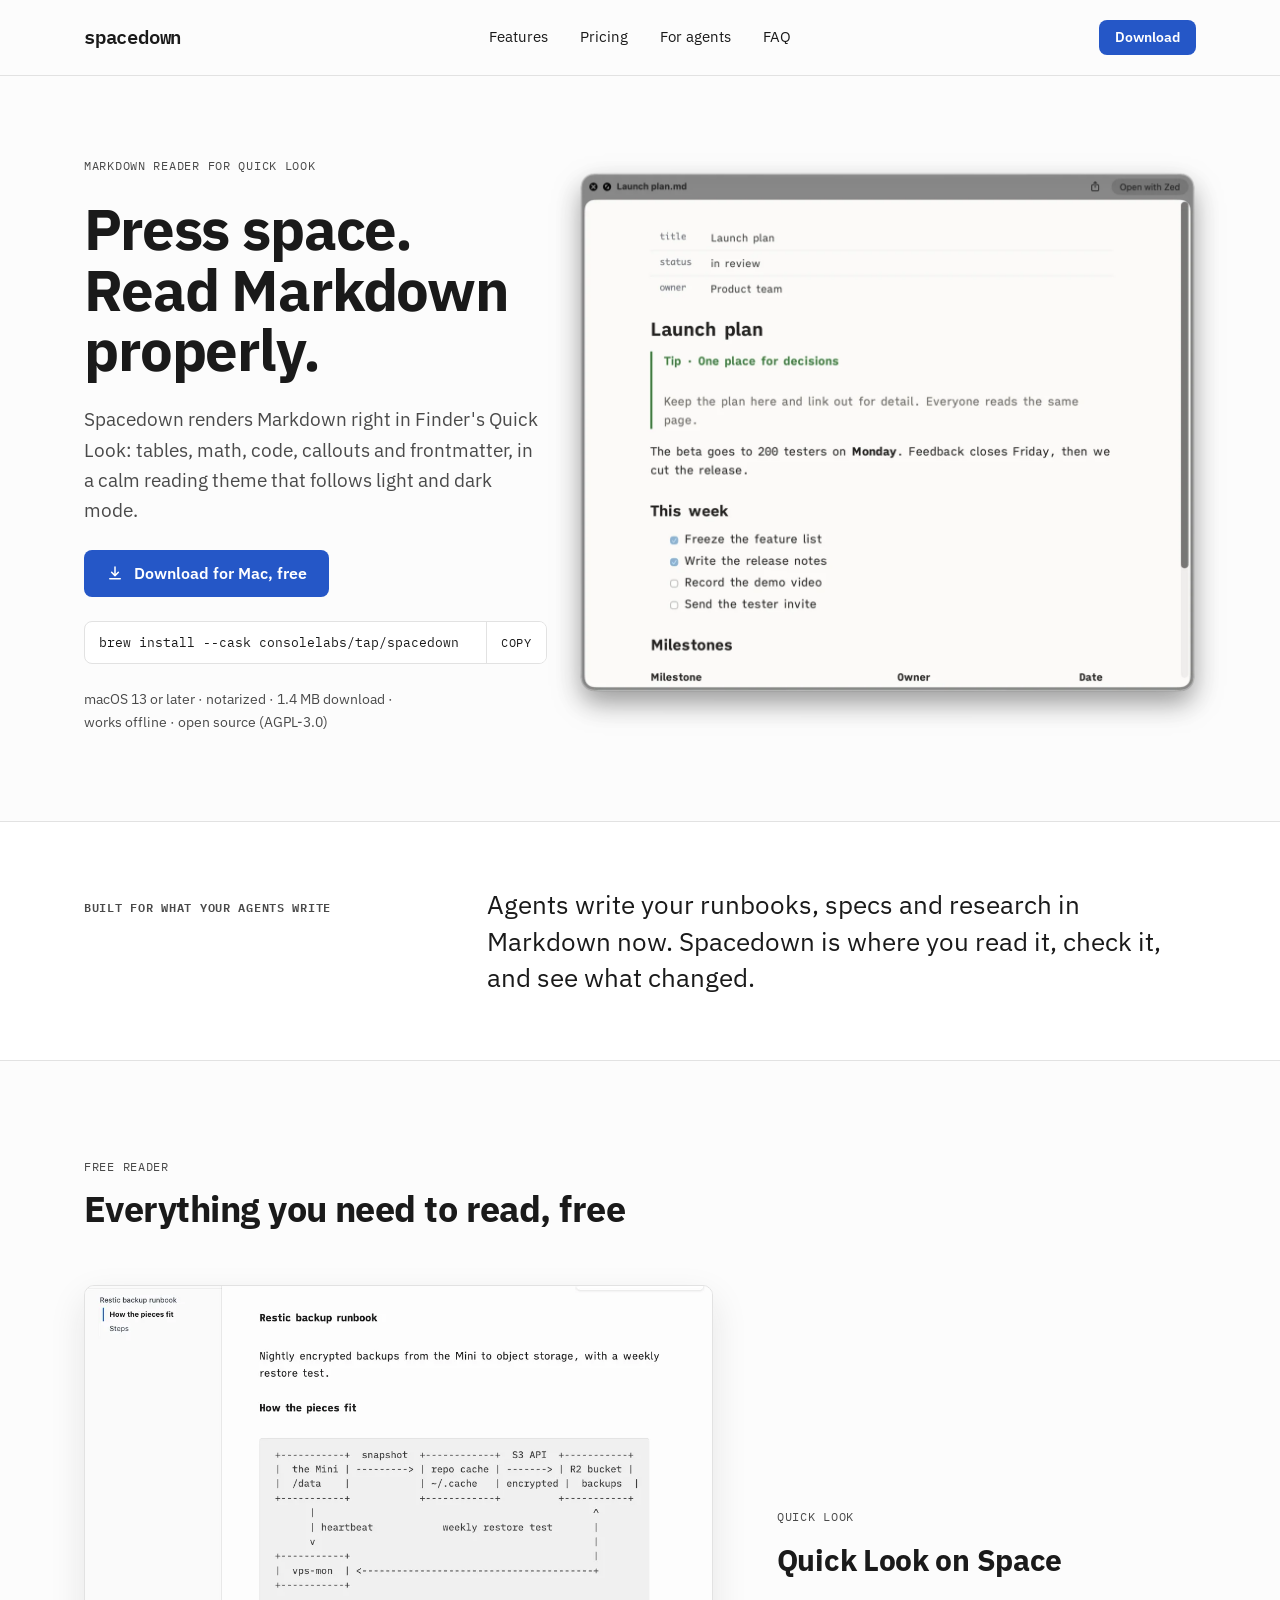
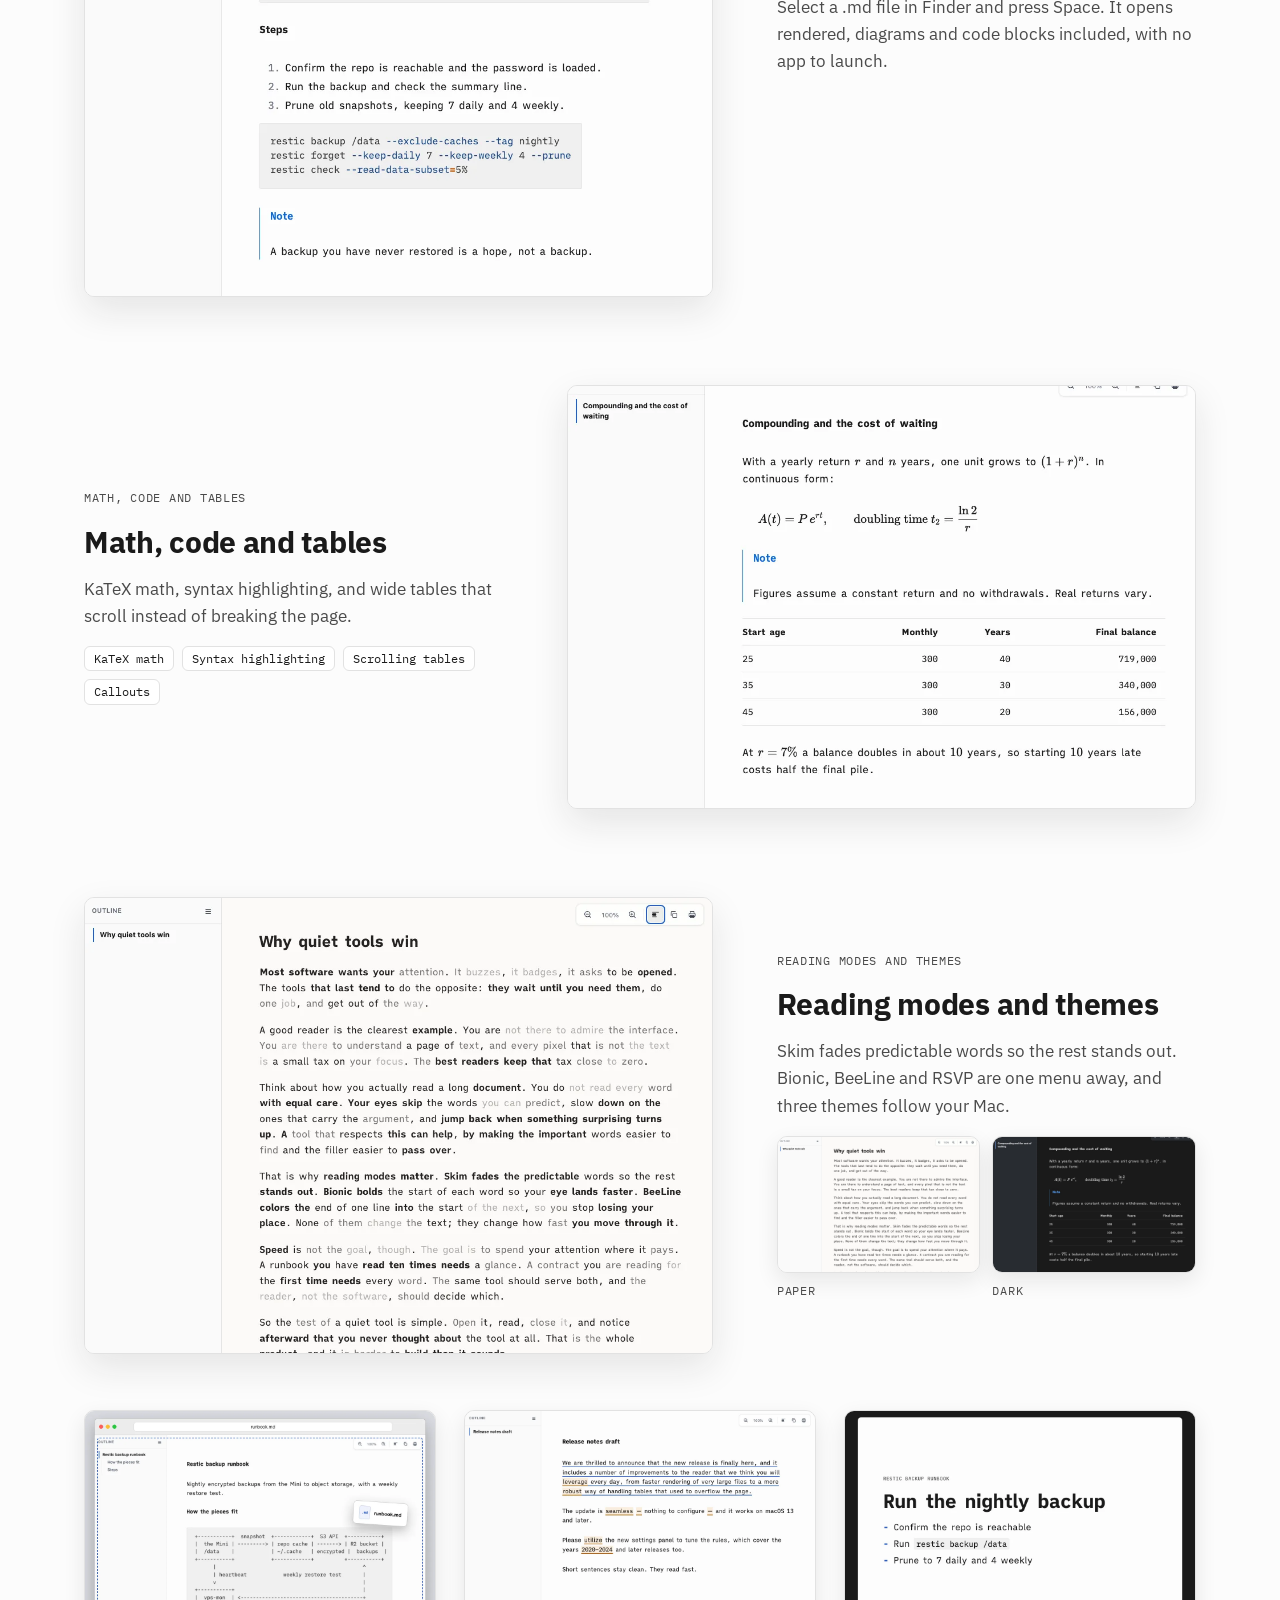
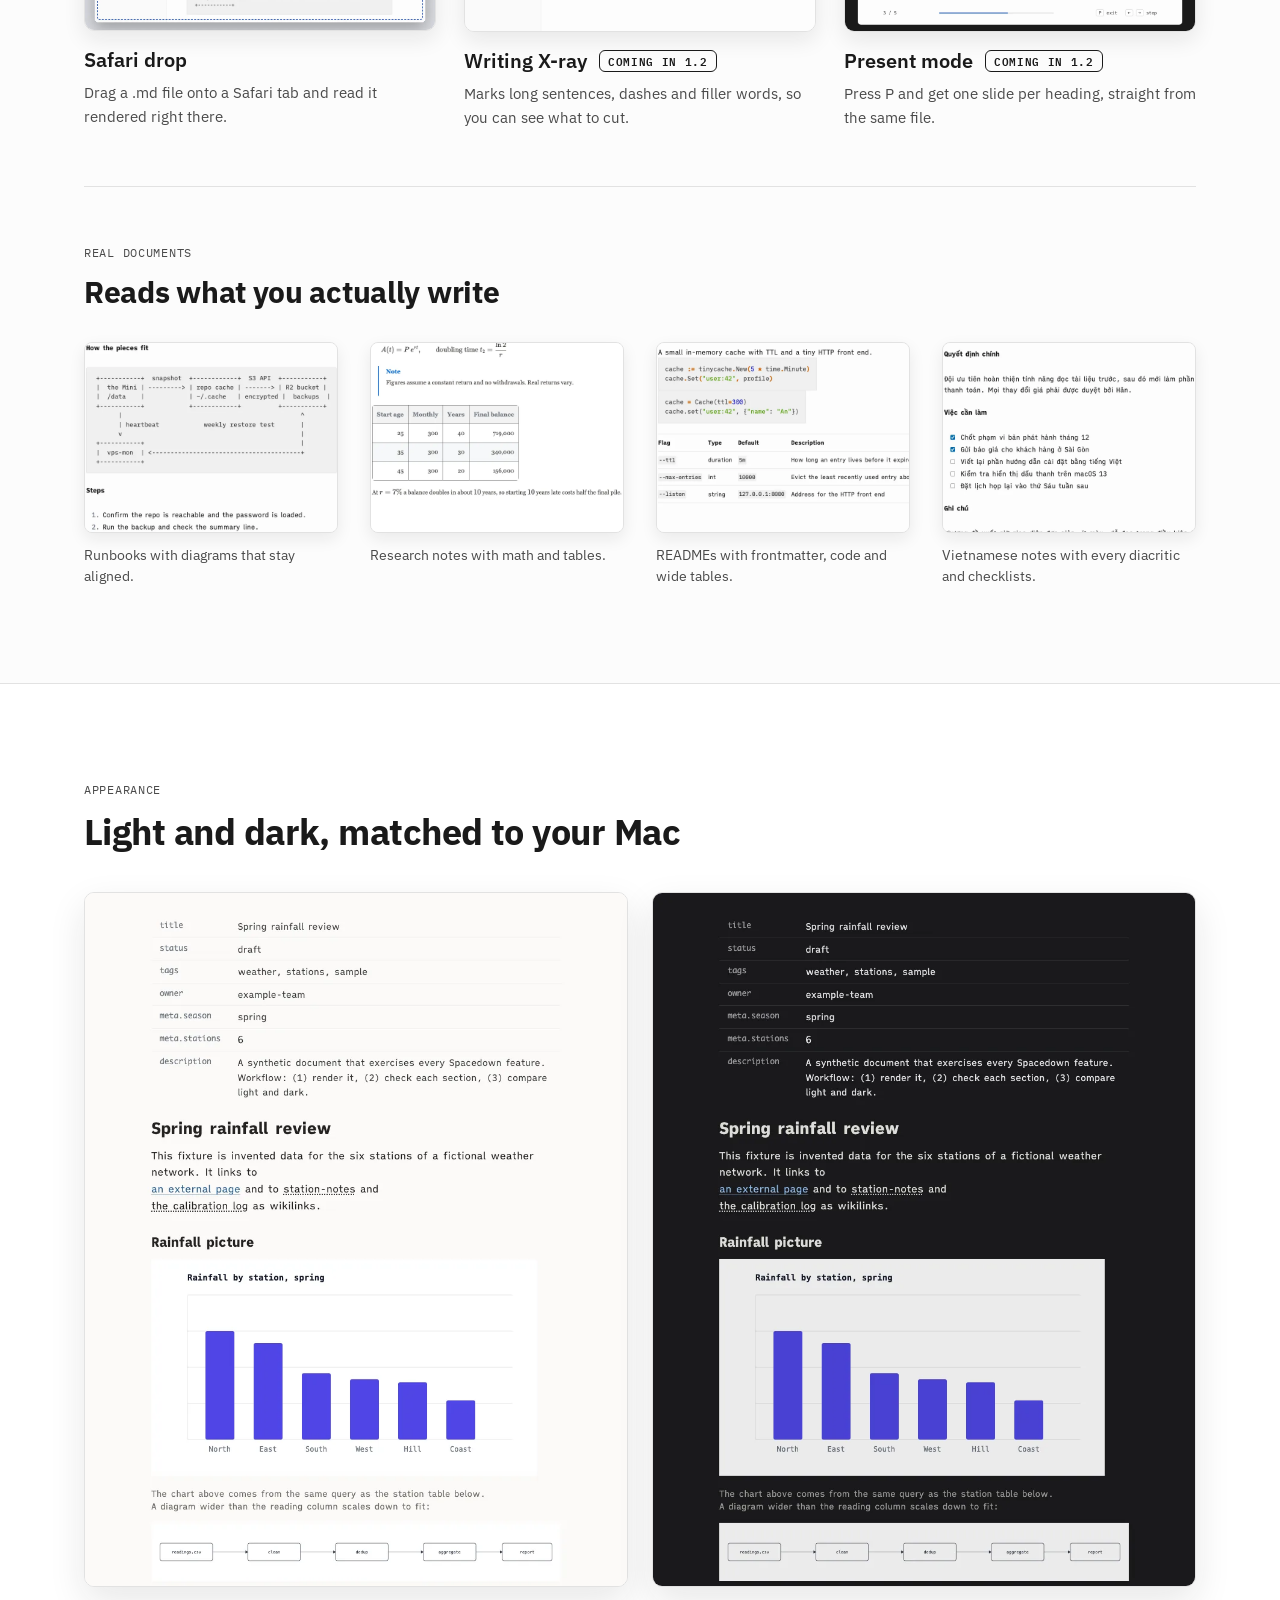
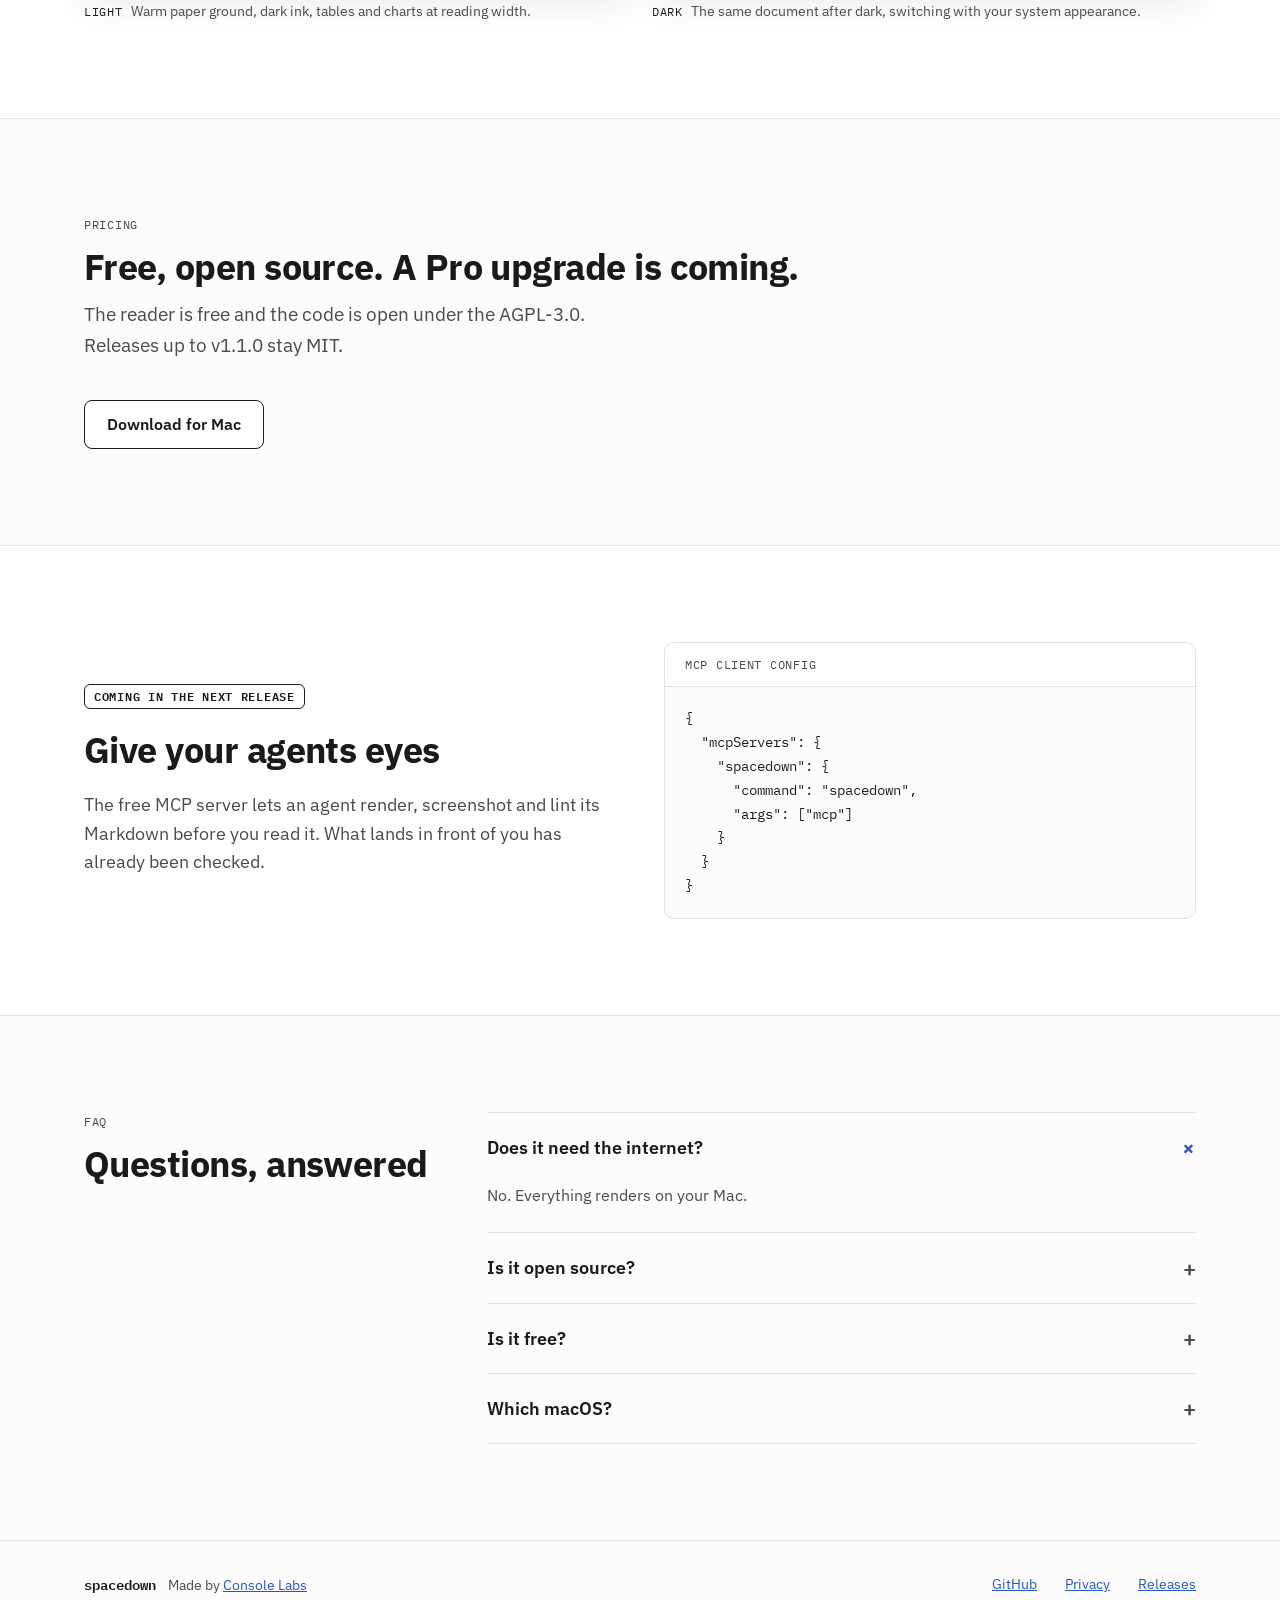
<file: site/index.html>
<!doctype html>
<html lang="en">
<head>
<meta charset="utf-8">
<meta name="viewport" content="width=device-width, initial-scale=1">
<title>Spacedown</title>
<meta name="description" content="Spacedown renders Markdown right in Finder's Quick Look: tables, math, code, callouts and frontmatter, in a calm reading theme that follows light and dark mode.">
<link rel="icon" type="image/png" sizes="32x32" href="assets/favicon-32.png">
<link rel="apple-touch-icon" href="assets/apple-touch-icon.png">
<!-- og:image and twitter:image paths are relative; set absolute URLs once the site domain is fixed -->
<meta property="og:type" content="website">
<meta property="og:site_name" content="Spacedown">
<meta property="og:title" content="Spacedown: press space, read Markdown properly">
<meta property="og:description" content="A Markdown reader for Quick Look. Tables, math, code, callouts and frontmatter, in a calm reading theme that follows light and dark mode.">
<meta property="og:image" content="assets/og-image.png">
<meta property="og:image:width" content="1200">
<meta property="og:image:height" content="630">
<meta property="og:image:alt" content="Spacedown previewing a Markdown file in Finder's Quick Look panel">
<meta name="twitter:card" content="summary_large_image">
<meta name="twitter:title" content="Spacedown: press space, read Markdown properly">
<meta name="twitter:description" content="A Markdown reader for Quick Look. Free, offline, open source.">
<meta name="twitter:image" content="assets/og-image.png">
<link rel="preconnect" href="https://fonts.googleapis.com">
<link rel="preconnect" href="https://fonts.gstatic.com" crossorigin>
<link rel="stylesheet" href="https://fonts.googleapis.com/css2?family=IBM+Plex+Mono:wght@400;600&amp;family=IBM+Plex+Sans:wght@400;600;700&amp;display=swap">
<link rel="stylesheet" href="styles.css">
</head>
<body>
<svg width="0" height="0" style="position:absolute" aria-hidden="true"><symbol id="tick" viewBox="0 0 24 24" fill="none" stroke="#1a1a1a" stroke-width="2" stroke-linecap="round" stroke-linejoin="round"><path d="M5 12.5l4.5 4.5L19 7.5"/></symbol></svg>

<header class="site-header">
<div class="wrap nav">
<a class="brand" href="#top">spacedown</a>
<nav class="nav-links" aria-label="Main">
<a href="#features">Features</a>
<a href="#pricing">Pricing</a>
<a href="#agents">For agents</a>
<a href="#faq">FAQ</a>
</nav>
<a class="btn btn-primary btn-sm" href="https://github.com/consolelabs/spacedown/releases/latest">Download</a>
</div>
</header>

<main id="top">

<section class="hero-sec">
<div class="wrap hero">
<div class="hero-copy">
<div class="eyebrow">Markdown reader for Quick Look</div>
<h1 class="h1">Press space. Read Markdown properly.</h1>
<p class="hero-sub">Spacedown renders Markdown right in Finder's Quick Look: tables, math, code, callouts and frontmatter, in a calm reading theme that follows light and dark mode.</p>
<a class="btn btn-primary btn-lg" href="https://github.com/consolelabs/spacedown/releases/latest">
<svg width="18" height="18" viewBox="0 0 24 24" fill="none" stroke="currentColor" stroke-width="2" stroke-linecap="round" stroke-linejoin="round" aria-hidden="true"><path d="M12 4v11"/><path d="M7.5 11 12 15.5 16.5 11"/><path d="M5 19.5h14"/></svg>
Download for Mac, free</a>
<div class="install">
<code>brew install --cask consolelabs/tap/spacedown</code>
<button class="copy" type="button" data-copy="brew install --cask consolelabs/tap/spacedown">Copy</button>
</div>
<p class="facts"><span>macOS 13 or later</span> · <span>notarized</span> · <span>1.4 MB download</span> · <span>works offline</span> · <span>open source (AGPL-3.0)</span></p>
</div>
<div class="hero-img">
<img src="assets/hero.webp" alt="Spacedown previewing a Markdown file in Finder's Quick Look panel" width="1400" height="1206" fetchpriority="high">
</div>
</div>
</section>

<section class="sec-white">
<div class="wrap band">
<h2 class="eyebrow eyebrow-strong">Built for what your agents write</h2>
<p class="lede">Agents write your runbooks, specs and research in Markdown now. Spacedown is where you read it, check it, and see what changed.</p>
</div>
</section>

<section id="features" class="sec">
<div class="wrap features-inner">
<div class="sec-head">
<div class="eyebrow">Free reader</div>
<h2 class="h2">Everything you need to read, free</h2>
</div>
<div class="feats">
<div class="feat">
<div class="feat-img"><img class="shot" src="assets/feat-quicklook.webp" alt="Spacedown rendering a restic backup runbook with a box drawing diagram, numbered steps, a bash block and a callout" width="1100" height="1070" loading="lazy"></div>
<div class="feat-txt">
<div class="eyebrow">Quick Look</div>
<h3 class="h3">Quick Look on Space</h3>
<p>Select a .md file in Finder and press Space. It opens rendered, diagrams and code blocks included, with no app to launch.</p>
</div>
</div>
<div class="feat feat-r">
<div class="feat-img"><img class="shot" src="assets/feat-math.webp" alt="Spacedown rendering a research note with display math, a callout and a table" width="1100" height="740" loading="lazy"></div>
<div class="feat-txt">
<div class="eyebrow">Math, code and tables</div>
<h3 class="h3">Math, code and tables</h3>
<p>KaTeX math, syntax highlighting, and wide tables that scroll instead of breaking the page.</p>
<ul class="chips"><li>KaTeX math</li><li>Syntax highlighting</li><li>Scrolling tables</li><li>Callouts</li></ul>
</div>
</div>
<div class="feat">
<div class="feat-img"><img class="shot" src="assets/feat-skim.webp" alt="Spacedown in Skim reading mode, fading predictable words in an essay" width="1100" height="800" loading="lazy"></div>
<div class="feat-txt">
<div class="eyebrow">Reading modes and themes</div>
<h3 class="h3">Reading modes and themes</h3>
<p>Skim fades predictable words so the rest stands out. Bionic, BeeLine and RSVP are one menu away, and three themes follow your Mac.</p>
<div class="themes">
<figure><img class="shot shot-s shot-t" src="assets/theme-paper.webp" alt="The same essay in the Paper theme" width="1100" height="800" loading="lazy"><figcaption class="eyebrow">Paper</figcaption></figure>
<figure><img class="shot shot-s shot-t" src="assets/theme-dark.webp" alt="The research note in dark mode" width="1100" height="740" loading="lazy"><figcaption class="eyebrow">Dark</figcaption></figure>
</div>
</div>
</div>
</div>
<div class="cards">
<article class="card">
<img class="shot shot-s card-img" src="assets/card-safari.webp" alt="A Markdown file being dragged onto a Safari tab and shown rendered" width="1100" height="700" loading="lazy">
<div class="card-txt">
<h3 class="h4">Safari drop</h3>
<p>Drag a .md file onto a Safari tab and read it rendered right there.</p>
</div>
</article>
<article class="card">
<img class="shot shot-s" src="assets/card-xray.webp" alt="Writing X-ray marking a long sentence, dashes and filler words" width="1100" height="690" loading="lazy">
<div class="card-txt">
<div class="card-title"><h3 class="h4">Writing X-ray</h3><span class="tag">Coming in 1.2</span></div>
<p>Marks long sentences, dashes and filler words, so you can see what to cut.</p>
</div>
</article>
<article class="card">
<img class="shot shot-s" src="assets/card-present.webp" alt="Present mode showing one slide for a heading" width="1100" height="690" loading="lazy">
<div class="card-txt">
<div class="card-title"><h3 class="h4">Present mode</h3><span class="tag">Coming in 1.2</span></div>
<p>Press P and get one slide per heading, straight from the same file.</p>
</div>
</article>
</div>
<div class="strip">
<div class="sec-head">
<div class="eyebrow">Real documents</div>
<h3 class="h3">Reads what you actually write</h3>
</div>
<div class="grid4">
<figure>
<div class="tw"><img src="assets/doc-runbook.webp" alt="A backup runbook with a box drawing diagram" width="1100" height="800" loading="lazy" style="margin-top:-35%"></div>
<figcaption>Runbooks with diagrams that stay aligned.</figcaption>
</figure>
<figure>
<div class="tw"><img src="assets/doc-research.webp" alt="A research note with math and a table in the serif theme" width="1100" height="640" loading="lazy" style="margin-top:-17%"></div>
<figcaption>Research notes with math and tables.</figcaption>
</figure>
<figure>
<div class="tw"><img src="assets/doc-readme.webp" alt="A project README with code in two languages and a wide table" width="1100" height="680" loading="lazy" style="margin-top:-23%"></div>
<figcaption>READMEs with frontmatter, code and wide tables.</figcaption>
</figure>
<figure>
<div class="tw"><img src="assets/doc-vietnamese.webp" alt="A Vietnamese meeting note with full diacritics and a checklist" width="1100" height="800" loading="lazy" style="margin-top:-40%"></div>
<figcaption>Vietnamese notes with every diacritic and checklists.</figcaption>
</figure>
</div>
</div>
</div>
</section>

<section class="sec sec-white">
<div class="wrap appearance-inner">
<div class="sec-head">
<div class="eyebrow">Appearance</div>
<h2 class="h2">Light and dark, matched to your Mac</h2>
</div>
<div class="grid2">
<figure>
<img class="shot" src="assets/appearance-light.webp" alt="Spacedown rendering a rainfall review document in light mode, with frontmatter, a chart and a diagram" width="900" height="1150" loading="lazy">
<figcaption><span class="eyebrow">Light</span>Warm paper ground, dark ink, tables and charts at reading width.</figcaption>
</figure>
<figure>
<img class="shot" src="assets/appearance-dark.webp" alt="Spacedown rendering the same rainfall review document in dark mode" width="900" height="1150" loading="lazy">
<figcaption><span class="eyebrow">Dark</span>The same document after dark, switching with your system appearance.</figcaption>
</figure>
</div>
</div>
</section>

<section id="pricing" class="sec">
<div class="wrap pricing-inner">
<div class="sec-head sec-head-wide">
<div class="eyebrow">Pricing</div>
<h2 class="h2">Free, open source. A Pro upgrade is coming.</h2>
<p class="hero-sub">The reader is free and the code is open under the AGPL-3.0. Releases up to v1.1.0 stay MIT.</p>
</div>
<div><a class="btn btn-ghost btn-lg" href="https://github.com/consolelabs/spacedown/releases/latest">Download for Mac</a></div>
</div>
</section>

<section id="agents" class="sec sec-white">
<div class="wrap agents">
<div class="agents-copy">
<span class="tag tag-lg">Coming in the next release</span>
<h2 class="h2">Give your agents eyes</h2>
<p>The free MCP server lets an agent render, screenshot and lint its Markdown before you read it. What lands in front of you has already been checked.</p>
</div>
<div class="code">
<div class="eyebrow">MCP client config</div>
<pre>{
  "mcpServers": {
    "spacedown": {
      "command": "spacedown",
      "args": ["mcp"]
    }
  }
}</pre>
</div>
</div>
</section>

<section id="faq" class="sec">
<div class="wrap faq">
<div class="faq-head">
<div class="eyebrow">FAQ</div>
<h2 class="h2">Questions, answered</h2>
</div>
<div class="faq-list">
<details open>
<summary>Does it need the internet?</summary>
<p>No. Everything renders on your Mac.</p>
</details>
<details>
<summary>Is it open source?</summary>
<p>Yes. The code is open source under the AGPL-3.0, at github.com/consolelabs/spacedown. Releases up to v1.1.0 stay MIT. A Pro upgrade is coming.</p>
</details>
<details>
<summary>Is it free?</summary>
<p>Yes. The reader is free, with no trial and no time limit.</p>
</details>
<details>
<summary>Which macOS?</summary>
<p>macOS 13 or later.</p>
</details>
</div>
</div>
</section>

</main>

<footer class="site-footer">
<div class="wrap foot">
<div><span class="foot-brand">spacedown</span>Made by <a href="https://console.so">Console Labs</a></div>
<nav aria-label="Footer">
<a href="https://github.com/consolelabs/spacedown">GitHub</a>
<a href="privacy.html">Privacy</a>
<a href="https://github.com/consolelabs/spacedown/releases">Releases</a>
</nav>
</div>
</footer>

<script>
document.querySelectorAll('button[data-copy]').forEach(function (b) {
  b.addEventListener('click', function () {
    if (!navigator.clipboard) return;
    navigator.clipboard.writeText(b.dataset.copy).then(function () { b.textContent = 'Copied'; }, function () {});
  });
});
</script>
</body>
</html>
</file>
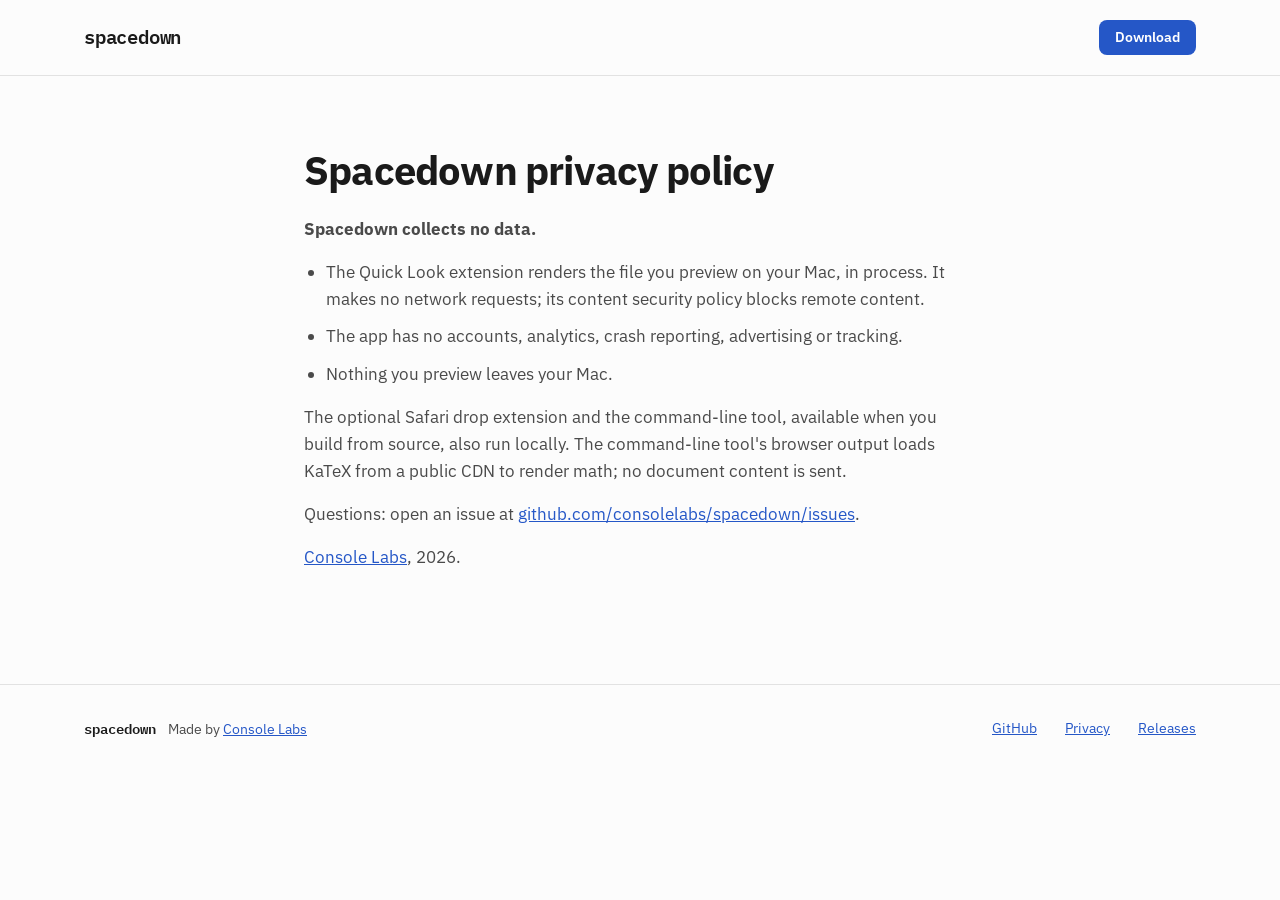
<file: site/privacy.html>
<!doctype html>
<html lang="en">
<head>
<meta charset="utf-8">
<meta name="viewport" content="width=device-width, initial-scale=1">
<title>Spacedown privacy policy</title>
<meta name="description" content="Spacedown collects no data. Everything renders on your Mac.">
<link rel="icon" type="image/png" sizes="32x32" href="assets/favicon-32.png">
<link rel="apple-touch-icon" href="assets/apple-touch-icon.png">
<link rel="preconnect" href="https://fonts.googleapis.com">
<link rel="preconnect" href="https://fonts.gstatic.com" crossorigin>
<link rel="stylesheet" href="https://fonts.googleapis.com/css2?family=IBM+Plex+Mono:wght@400;600&amp;family=IBM+Plex+Sans:wght@400;600;700&amp;display=swap">
<link rel="stylesheet" href="styles.css">
</head>
<body>
<header class="site-header">
<div class="wrap nav">
<a class="brand" href="index.html">spacedown</a>
<a class="btn btn-primary btn-sm" href="https://github.com/consolelabs/spacedown/releases/latest">Download</a>
</div>
</header>
<main class="wrap doc">
<h1>Spacedown privacy policy</h1>
<p><strong>Spacedown collects no data.</strong></p>
<ul>
<li>The Quick Look extension renders the file you preview on your Mac, in process. It makes no network requests; its content security policy blocks remote content.</li>
<li>The app has no accounts, analytics, crash reporting, advertising or tracking.</li>
<li>Nothing you preview leaves your Mac.</li>
</ul>
<p>The optional Safari drop extension and the command-line tool, available when you build from source, also run locally. The command-line tool's browser output loads KaTeX from a public CDN to render math; no document content is sent.</p>
<p>Questions: open an issue at <a href="https://github.com/consolelabs/spacedown/issues">github.com/consolelabs/spacedown/issues</a>.</p>
<p><a href="https://console.so">Console Labs</a>, 2026.</p>
</main>
<footer class="site-footer">
<div class="wrap foot">
<div><span class="foot-brand">spacedown</span>Made by <a href="https://console.so">Console Labs</a></div>
<nav aria-label="Footer">
<a href="https://github.com/consolelabs/spacedown">GitHub</a>
<a href="privacy.html">Privacy</a>
<a href="https://github.com/consolelabs/spacedown/releases">Releases</a>
</nav>
</div>
</footer>
</body>
</html>
</file>
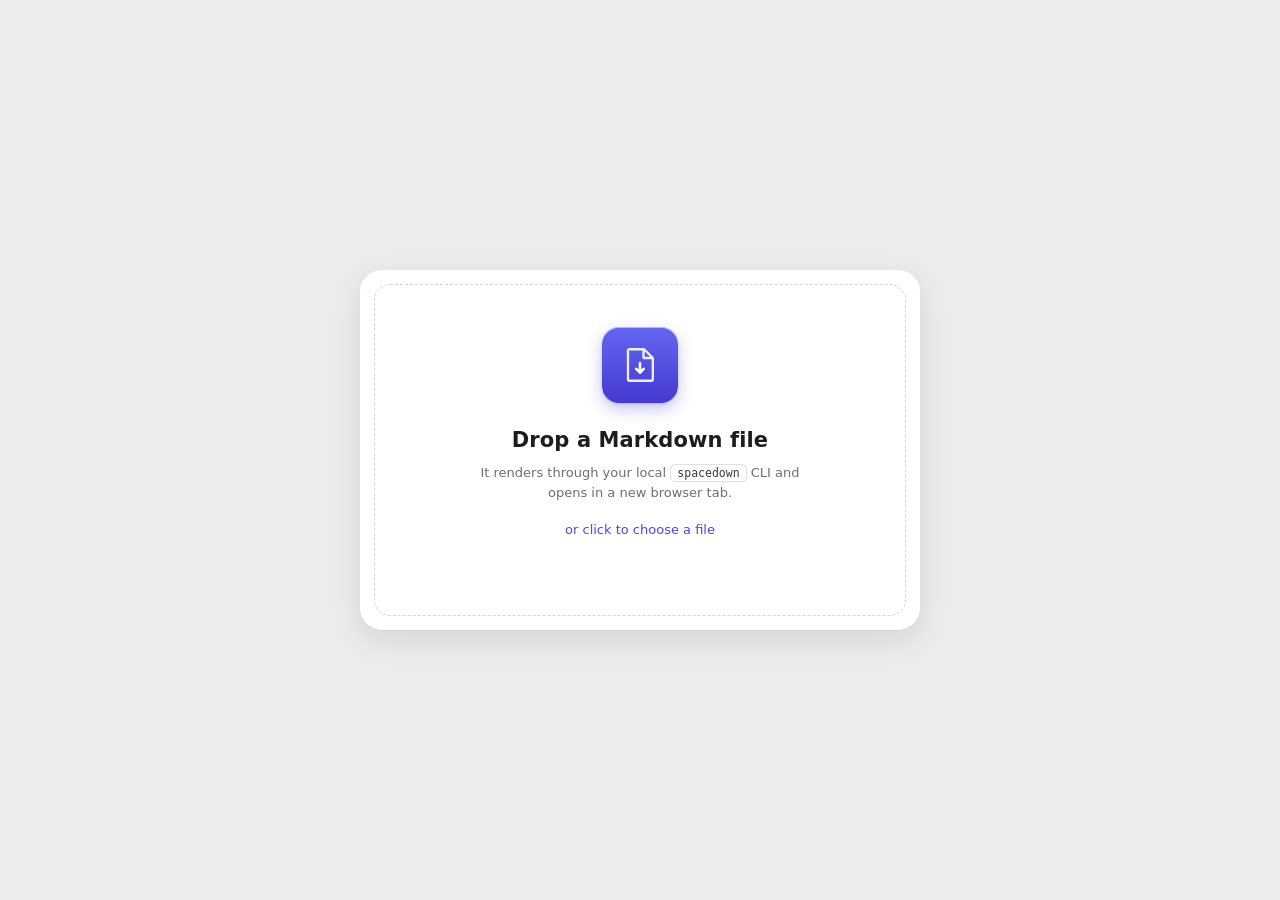
<file: integrations/extension/dropzone.html>
<!doctype html>
<html lang="en">
<head>
  <meta charset="utf-8">
  <meta name="viewport" content="width=device-width, initial-scale=1">
  <title>spacedown drop</title>
  <style>
    /* spacedown drop surface. Native macOS (Tahoe-era) look, unified with the
       companion app onboarding window (Style.css): same brand-indigo tile, same
       label hierarchy, same accent, chip, radii, focus ring, and SF type stack.
       Content is a single refined drop affordance centered on the window bg. */

    :root {
      color-scheme: light dark;

      /* Light scheme = macOS system-semantic equivalents. */
      --bg: #ececec;              /* windowBackgroundColor (light) */
      --surface: #ffffff;         /* drop-zone fill */
      --surface-hot: #f4f5ff;     /* fill lift on drag-over (toward indigo) */
      --label: #1d1d1f;           /* labelColor */
      --label-secondary: #6e6e73; /* secondaryLabelColor */
      --label-tertiary: #98989d;  /* tertiaryLabelColor */
      --separator: rgba(0, 0, 0, 0.10);
      --hairline: rgba(0, 0, 0, 0.16);     /* dashed border, idle */
      --accent: #4f46e5;          /* brand indigo, light */
      --accent-soft: rgba(79, 70, 229, 0.10);
      --status-green: #28a745;
      --status-amber: #c7821a;
      --status-red: #c4423b;      /* quiet error ink, light */

      /* App-icon tile (M↓ glyph): indigo BRAND gradient, matches the Dock icon. */
      --tile-top: #6366f1;
      --tile-bottom: #463acf;
      --tile-glyph: #ffffff;
      --tile-hairline: rgba(255, 255, 255, 0.55);

      /* Keycap / code chip. */
      --chip-bg: #ffffff;
      --chip-border: rgba(0, 0, 0, 0.12);
      --chip-ink: #3a3a3c;
      --chip-shadow: rgba(0, 0, 0, 0.06);

      --focus-ring: rgba(79, 70, 229, 0.45);
      --card-shadow: rgba(16, 24, 40, 0.10);
    }

    @media (prefers-color-scheme: dark) {
      :root {
        --bg: #1e1e20;
        --surface: #2a2a2c;       /* windowBackgroundColor (dark) */
        --surface-hot: #30313a;
        --label: #f5f5f7;
        --label-secondary: #a1a1a6;
        --label-tertiary: #6e6e73;
        --separator: rgba(255, 255, 255, 0.12);
        --hairline: rgba(255, 255, 255, 0.20);
        --accent: #6366f1;        /* brighter indigo for dark */
        --accent-soft: rgba(99, 102, 241, 0.16);
        --status-green: #30d158;
        --status-amber: #ffb340;
        --status-red: #ff6961;

        --tile-top: #6366f1;
        --tile-bottom: #463acf;
        --tile-glyph: #ffffff;
        --tile-hairline: rgba(255, 255, 255, 0.30);

        --chip-bg: rgba(255, 255, 255, 0.10);
        --chip-border: rgba(255, 255, 255, 0.16);
        --chip-ink: #e3e3e6;
        --chip-shadow: rgba(0, 0, 0, 0.40);

        --focus-ring: rgba(99, 102, 241, 0.55);
        --card-shadow: rgba(0, 0, 0, 0.45);
      }
    }

    * { -webkit-user-select: none; user-select: none; }

    html, body { height: 100%; margin: 0; }

    body {
      box-sizing: border-box;
      min-height: 100%;
      padding: 40px;
      display: flex;
      align-items: center;
      justify-content: center;
      background: var(--bg);
      color: var(--label);
      font-family: system-ui, -apple-system, "SF Pro Text", "SF Pro Display", sans-serif;
      font-size: 14px;
      line-height: 1.5;
      text-align: center;
      -webkit-font-smoothing: antialiased;
    }

    /* ---- Drop surface --------------------------------------------------- */

    #drop {
      position: relative;
      width: min(560px, 90vw);
      min-height: 360px;
      box-sizing: border-box;
      padding: 48px 44px;
      display: flex;
      flex-direction: column;
      align-items: center;
      justify-content: center;
      gap: 0;
      border-radius: 22px;
      background: var(--surface);
      box-shadow:
        0 1px 1px rgba(0, 0, 0, 0.04),
        0 10px 30px var(--card-shadow);
      cursor: pointer;
      transition:
        background-color .18s ease,
        box-shadow .18s ease,
        transform .18s cubic-bezier(.2, .7, .3, 1);
    }

    /* The premium dashed treatment: a hairline dashed stroke painted as an
       inset border-image-free ring via an SVG-precise outline. Using an
       ::before keeps the rounded-rect dash crisp and lets it animate without
       touching layout. */
    #drop::before {
      content: "";
      position: absolute;
      inset: 14px;
      border-radius: 16px;
      border: 1.5px dashed var(--hairline);
      pointer-events: none;
      transition: border-color .18s ease, opacity .18s ease;
    }

    #drop:focus-visible {
      outline: none;
      box-shadow:
        0 1px 1px rgba(0, 0, 0, 0.04),
        0 10px 30px var(--card-shadow),
        0 0 0 3.5px var(--focus-ring);
    }

    /* drag-over: indigo accent ring + soft fill lift + a gentle scale. */
    #drop.hot {
      background: var(--surface-hot);
      transform: scale(1.012);
      box-shadow:
        0 1px 1px rgba(0, 0, 0, 0.04),
        0 14px 38px var(--card-shadow),
        0 0 0 1px var(--accent-soft);
    }
    #drop.hot::before {
      border-color: var(--accent);
      border-style: dashed;
    }

    /* ---- App-icon tile (focal glyph) ------------------------------------ */

    .tile {
      position: relative;
      width: 76px;
      height: 76px;
      flex: 0 0 auto;
      border-radius: 17px;  /* ~22.4% app-icon corner */
      background: linear-gradient(180deg, var(--tile-top) 0%, var(--tile-bottom) 100%);
      display: flex;
      align-items: center;
      justify-content: center;
      box-shadow:
        0 6px 16px rgba(70, 58, 207, 0.30),
        0 1px 2px rgba(0, 0, 0, 0.18),
        inset 0 1px 0 var(--tile-hairline);
      transition: transform .22s cubic-bezier(.2, .7, .3, 1);
    }
    #drop.hot .tile { transform: translateY(-2px) scale(1.04); }

    .tile svg { width: 42px; height: 42px; display: block; color: var(--tile-glyph); }

    /* Indeterminate progress ring overlay (rendering state). */
    .tile .spinner {
      position: absolute;
      inset: -9px;
      border-radius: 24px;
      pointer-events: none;
      opacity: 0;
      transition: opacity .2s ease;
    }
    .tile .spinner circle {
      fill: none;
      stroke: var(--accent);
      stroke-width: 3;
      stroke-linecap: round;
      stroke-dasharray: 60 200;
      transform-origin: 50% 50%;
      animation: spin 0.85s linear infinite;
    }
    @keyframes spin { to { transform: rotate(360deg); } }

    /* Success check badge (drawn over the tile glyph). */
    .tile .check {
      position: absolute;
      right: -6px;
      bottom: -6px;
      width: 28px;
      height: 28px;
      border-radius: 50%;
      background: var(--status-green);
      box-shadow: 0 1px 3px rgba(0, 0, 0, 0.25), inset 0 1px 0 rgba(255,255,255,0.4);
      display: flex;
      align-items: center;
      justify-content: center;
      transform: scale(0);
      transition: transform .28s cubic-bezier(.2, 1.4, .4, 1);
    }
    .tile .check svg { width: 15px; height: 15px; color: #fff; }

    /* ---- Type ----------------------------------------------------------- */

    h1 {
      margin: 22px 0 0;
      font-family: "SF Pro Display", system-ui, -apple-system, sans-serif;
      font-size: 21px;
      font-weight: 600;
      letter-spacing: 0.1px;
      color: var(--label);
    }

    .lead {
      margin: 7px 0 0;
      max-width: 360px;
      font-size: 13px;
      color: var(--label-secondary);
    }

    .pick {
      margin: 18px 0 0;
      font-size: 13px;
      font-weight: 500;
      color: var(--accent);
    }

    /* ---- Status (rendering / success / error) --------------------------- */

    #status {
      margin: 16px 0 0;
      min-height: 18px;
      max-width: 420px;
      font-size: 13px;
      color: var(--label-secondary);
    }
    /* Inline indeterminate bar shown while rendering. */
    .bar {
      margin: 14px auto 0;
      width: 180px;
      height: 4px;
      border-radius: 999px;
      background: var(--accent-soft);
      overflow: hidden;
    }
    .bar i {
      display: block;
      width: 40%;
      height: 100%;
      border-radius: 999px;
      background: var(--accent);
      animation: slide 1.1s ease-in-out infinite;
    }
    @keyframes slide {
      0%   { transform: translateX(-110%); }
      100% { transform: translateX(360%); }
    }

    #status .name {
      font-weight: 600;
      color: var(--label);
    }
    #status.ok  { color: var(--status-green); font-weight: 500; }
    #status.err {
      color: var(--status-red);
      white-space: pre-wrap;
      text-align: left;
      font-size: 12.5px;
      line-height: 1.5;
      padding: 12px 14px;
      border-radius: 10px;
      background: var(--accent-soft);
      background: color-mix(in srgb, var(--status-red) 8%, transparent);
      max-height: 160px;
      overflow: auto;
    }

    code {
      font-family: ui-monospace, "SF Mono", Menlo, monospace;
      font-size: 11.5px;
      color: var(--chip-ink);
      background: var(--chip-bg);
      border: 0.5px solid var(--chip-border);
      border-radius: 5px;
      padding: 1px 6px;
      box-shadow: 0 0.5px 0 var(--chip-shadow);
    }

    /* ---- State visibility ------------------------------------------------ */
    /* Default (idle): show idle copy, hide everything else. */
    .when-render, .when-error { display: none; }
    .spinner, .check { /* hidden by default via opacity/scale above */ }

    body.is-rendering .when-idle { display: none; }
    body.is-rendering .tile .spinner { opacity: 1; }
    body.is-rendering #status { color: var(--label-secondary); }

    body.is-success .when-idle { display: none; }
    body.is-success .tile .check { transform: scale(1); }

    body.is-error .when-idle { opacity: 0.55; }

    @media (prefers-reduced-motion: reduce) {
      #drop, .tile, .tile .check { transition: none; }
      .tile .spinner circle, .bar i { animation: none; }
    }
  </style>
</head>
<body>
  <div id="drop" tabindex="0" role="button" aria-label="Drop a markdown file to render">
    <div class="tile">
      <!-- M-down brand glyph: an SF-Symbols-style document with a down arrow,
           echoing the app tile's "M↓" language. -->
      <svg viewBox="0 0 36 36" fill="none" aria-hidden="true">
        <path d="M9 4.5h12.5L29 12v18.2a1.3 1.3 0 0 1-1.3 1.3H9A1.3 1.3 0 0 1 7.7 30.2V5.8A1.3 1.3 0 0 1 9 4.5Z"
              stroke="currentColor" stroke-width="2" stroke-linejoin="round" opacity="0.9"/>
        <path d="M21 4.6V12h7.4" stroke="currentColor" stroke-width="2" stroke-linejoin="round" opacity="0.9"/>
        <path d="M18 16.4v8.2m0 0 3.2-3.3M18 24.6l-3.2-3.3"
              stroke="currentColor" stroke-width="2.2" stroke-linecap="round" stroke-linejoin="round"/>
      </svg>
      <!-- rendering spinner -->
      <svg class="spinner" viewBox="0 0 90 90" aria-hidden="true">
        <circle cx="45" cy="45" r="42"/>
      </svg>
      <!-- success check -->
      <span class="check" aria-hidden="true">
        <svg viewBox="0 0 16 16" fill="none">
          <path d="M3.5 8.5l3 3 6-6.5" stroke="currentColor" stroke-width="2.2"
                stroke-linecap="round" stroke-linejoin="round"/>
        </svg>
      </span>
    </div>

    <!-- Idle copy -->
    <h1 class="when-idle">Drop a Markdown file</h1>
    <p class="lead when-idle">It renders through your local <code>spacedown</code> CLI and opens in a new browser tab.</p>
    <p class="pick when-idle">or click to choose a file</p>

    <input id="file" type="file" accept=".md,.markdown,text/markdown,text/plain" hidden>
    <div id="status" role="status" aria-live="polite"></div>
  </div>
  <script src="dropzone.js"></script>
</body>
</html>
</file>
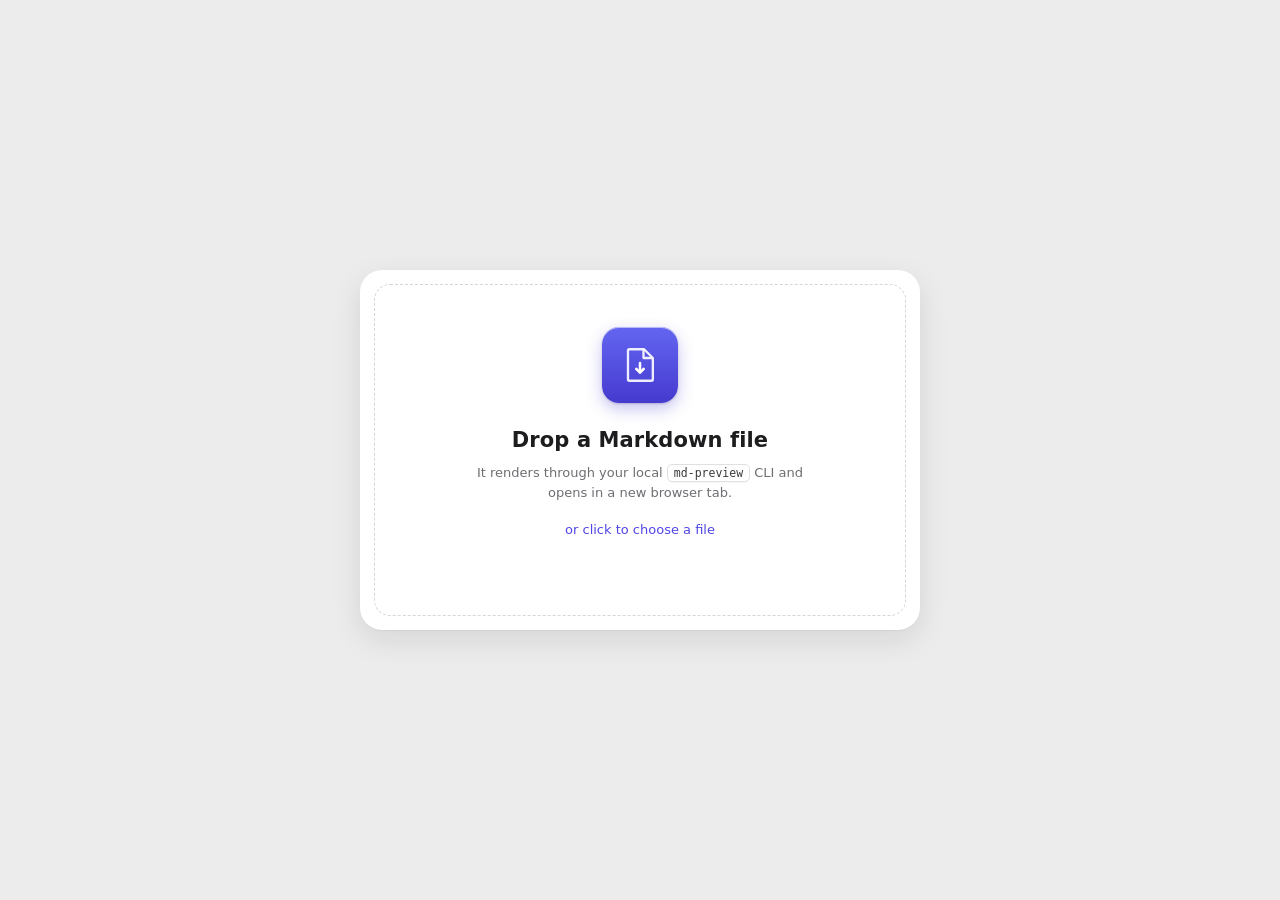
<file: integrations/safari/MdPreviewDrop/MdPreviewDrop Extension/Resources/dropzone.html>
<!doctype html>
<html lang="en">
<head>
  <meta charset="utf-8">
  <meta name="viewport" content="width=device-width, initial-scale=1">
  <title>md-preview drop</title>
  <style>
    /* md-preview drop surface. Native macOS (Tahoe-era) look, unified with the
       companion app onboarding window (Style.css): same brand-indigo tile, same
       label hierarchy, same accent, chip, radii, focus ring, and SF type stack.
       Content is a single refined drop affordance centered on the window bg. */

    :root {
      color-scheme: light dark;

      /* Light scheme = macOS system-semantic equivalents. */
      --bg: #ececec;              /* windowBackgroundColor (light) */
      --surface: #ffffff;         /* drop-zone fill */
      --surface-hot: #f4f5ff;     /* fill lift on drag-over (toward indigo) */
      --label: #1d1d1f;           /* labelColor */
      --label-secondary: #6e6e73; /* secondaryLabelColor */
      --label-tertiary: #98989d;  /* tertiaryLabelColor */
      --separator: rgba(0, 0, 0, 0.10);
      --hairline: rgba(0, 0, 0, 0.16);     /* dashed border, idle */
      --accent: #4f46e5;          /* brand indigo, light */
      --accent-soft: rgba(79, 70, 229, 0.10);
      --status-green: #28a745;
      --status-amber: #c7821a;
      --status-red: #c4423b;      /* quiet error ink, light */

      /* App-icon tile (M↓ glyph): indigo BRAND gradient, matches the Dock icon. */
      --tile-top: #6366f1;
      --tile-bottom: #463acf;
      --tile-glyph: #ffffff;
      --tile-hairline: rgba(255, 255, 255, 0.55);

      /* Keycap / code chip. */
      --chip-bg: #ffffff;
      --chip-border: rgba(0, 0, 0, 0.12);
      --chip-ink: #3a3a3c;
      --chip-shadow: rgba(0, 0, 0, 0.06);

      --focus-ring: rgba(79, 70, 229, 0.45);
      --card-shadow: rgba(16, 24, 40, 0.10);
    }

    @media (prefers-color-scheme: dark) {
      :root {
        --bg: #1e1e20;
        --surface: #2a2a2c;       /* windowBackgroundColor (dark) */
        --surface-hot: #30313a;
        --label: #f5f5f7;
        --label-secondary: #a1a1a6;
        --label-tertiary: #6e6e73;
        --separator: rgba(255, 255, 255, 0.12);
        --hairline: rgba(255, 255, 255, 0.20);
        --accent: #6366f1;        /* brighter indigo for dark */
        --accent-soft: rgba(99, 102, 241, 0.16);
        --status-green: #30d158;
        --status-amber: #ffb340;
        --status-red: #ff6961;

        --tile-top: #6366f1;
        --tile-bottom: #463acf;
        --tile-glyph: #ffffff;
        --tile-hairline: rgba(255, 255, 255, 0.30);

        --chip-bg: rgba(255, 255, 255, 0.10);
        --chip-border: rgba(255, 255, 255, 0.16);
        --chip-ink: #e3e3e6;
        --chip-shadow: rgba(0, 0, 0, 0.40);

        --focus-ring: rgba(99, 102, 241, 0.55);
        --card-shadow: rgba(0, 0, 0, 0.45);
      }
    }

    * { -webkit-user-select: none; user-select: none; }

    html, body { height: 100%; margin: 0; }

    body {
      box-sizing: border-box;
      min-height: 100%;
      padding: 40px;
      display: flex;
      align-items: center;
      justify-content: center;
      background: var(--bg);
      color: var(--label);
      font-family: system-ui, -apple-system, "SF Pro Text", "SF Pro Display", sans-serif;
      font-size: 14px;
      line-height: 1.5;
      text-align: center;
      -webkit-font-smoothing: antialiased;
    }

    /* ---- Drop surface --------------------------------------------------- */

    #drop {
      position: relative;
      width: min(560px, 90vw);
      min-height: 360px;
      box-sizing: border-box;
      padding: 48px 44px;
      display: flex;
      flex-direction: column;
      align-items: center;
      justify-content: center;
      gap: 0;
      border-radius: 22px;
      background: var(--surface);
      box-shadow:
        0 1px 1px rgba(0, 0, 0, 0.04),
        0 10px 30px var(--card-shadow);
      cursor: pointer;
      transition:
        background-color .18s ease,
        box-shadow .18s ease,
        transform .18s cubic-bezier(.2, .7, .3, 1);
    }

    /* The premium dashed treatment: a hairline dashed stroke painted as an
       inset border-image-free ring via an SVG-precise outline. Using an
       ::before keeps the rounded-rect dash crisp and lets it animate without
       touching layout. */
    #drop::before {
      content: "";
      position: absolute;
      inset: 14px;
      border-radius: 16px;
      border: 1.5px dashed var(--hairline);
      pointer-events: none;
      transition: border-color .18s ease, opacity .18s ease;
    }

    #drop:focus-visible {
      outline: none;
      box-shadow:
        0 1px 1px rgba(0, 0, 0, 0.04),
        0 10px 30px var(--card-shadow),
        0 0 0 3.5px var(--focus-ring);
    }

    /* drag-over: indigo accent ring + soft fill lift + a gentle scale. */
    #drop.hot {
      background: var(--surface-hot);
      transform: scale(1.012);
      box-shadow:
        0 1px 1px rgba(0, 0, 0, 0.04),
        0 14px 38px var(--card-shadow),
        0 0 0 1px var(--accent-soft);
    }
    #drop.hot::before {
      border-color: var(--accent);
      border-style: dashed;
    }

    /* ---- App-icon tile (focal glyph) ------------------------------------ */

    .tile {
      position: relative;
      width: 76px;
      height: 76px;
      flex: 0 0 auto;
      border-radius: 17px;  /* ~22.4% app-icon corner */
      background: linear-gradient(180deg, var(--tile-top) 0%, var(--tile-bottom) 100%);
      display: flex;
      align-items: center;
      justify-content: center;
      box-shadow:
        0 6px 16px rgba(70, 58, 207, 0.30),
        0 1px 2px rgba(0, 0, 0, 0.18),
        inset 0 1px 0 var(--tile-hairline);
      transition: transform .22s cubic-bezier(.2, .7, .3, 1);
    }
    #drop.hot .tile { transform: translateY(-2px) scale(1.04); }

    .tile svg { width: 42px; height: 42px; display: block; color: var(--tile-glyph); }

    /* Indeterminate progress ring overlay (rendering state). */
    .tile .spinner {
      position: absolute;
      inset: -9px;
      border-radius: 24px;
      pointer-events: none;
      opacity: 0;
      transition: opacity .2s ease;
    }
    .tile .spinner circle {
      fill: none;
      stroke: var(--accent);
      stroke-width: 3;
      stroke-linecap: round;
      stroke-dasharray: 60 200;
      transform-origin: 50% 50%;
      animation: spin 0.85s linear infinite;
    }
    @keyframes spin { to { transform: rotate(360deg); } }

    /* Success check badge (drawn over the tile glyph). */
    .tile .check {
      position: absolute;
      right: -6px;
      bottom: -6px;
      width: 28px;
      height: 28px;
      border-radius: 50%;
      background: var(--status-green);
      box-shadow: 0 1px 3px rgba(0, 0, 0, 0.25), inset 0 1px 0 rgba(255,255,255,0.4);
      display: flex;
      align-items: center;
      justify-content: center;
      transform: scale(0);
      transition: transform .28s cubic-bezier(.2, 1.4, .4, 1);
    }
    .tile .check svg { width: 15px; height: 15px; color: #fff; }

    /* ---- Type ----------------------------------------------------------- */

    h1 {
      margin: 22px 0 0;
      font-family: "SF Pro Display", system-ui, -apple-system, sans-serif;
      font-size: 21px;
      font-weight: 600;
      letter-spacing: 0.1px;
      color: var(--label);
    }

    .lead {
      margin: 7px 0 0;
      max-width: 360px;
      font-size: 13px;
      color: var(--label-secondary);
    }

    .pick {
      margin: 18px 0 0;
      font-size: 13px;
      font-weight: 500;
      color: var(--accent);
    }

    /* ---- Status (rendering / success / error) --------------------------- */

    #status {
      margin: 16px 0 0;
      min-height: 18px;
      max-width: 420px;
      font-size: 13px;
      color: var(--label-secondary);
    }
    /* Inline indeterminate bar shown while rendering. */
    .bar {
      margin: 14px auto 0;
      width: 180px;
      height: 4px;
      border-radius: 999px;
      background: var(--accent-soft);
      overflow: hidden;
    }
    .bar i {
      display: block;
      width: 40%;
      height: 100%;
      border-radius: 999px;
      background: var(--accent);
      animation: slide 1.1s ease-in-out infinite;
    }
    @keyframes slide {
      0%   { transform: translateX(-110%); }
      100% { transform: translateX(360%); }
    }

    #status .name {
      font-weight: 600;
      color: var(--label);
    }
    #status.ok  { color: var(--status-green); font-weight: 500; }
    #status.err {
      color: var(--status-red);
      white-space: pre-wrap;
      text-align: left;
      font-size: 12.5px;
      line-height: 1.5;
      padding: 12px 14px;
      border-radius: 10px;
      background: var(--accent-soft);
      background: color-mix(in srgb, var(--status-red) 8%, transparent);
      max-height: 160px;
      overflow: auto;
    }

    code {
      font-family: ui-monospace, "SF Mono", Menlo, monospace;
      font-size: 11.5px;
      color: var(--chip-ink);
      background: var(--chip-bg);
      border: 0.5px solid var(--chip-border);
      border-radius: 5px;
      padding: 1px 6px;
      box-shadow: 0 0.5px 0 var(--chip-shadow);
    }

    /* ---- State visibility ------------------------------------------------ */
    /* Default (idle): show idle copy, hide everything else. */
    .when-render, .when-error { display: none; }
    .spinner, .check { /* hidden by default via opacity/scale above */ }

    body.is-rendering .when-idle { display: none; }
    body.is-rendering .tile .spinner { opacity: 1; }
    body.is-rendering #status { color: var(--label-secondary); }

    body.is-success .when-idle { display: none; }
    body.is-success .tile .check { transform: scale(1); }

    body.is-error .when-idle { opacity: 0.55; }

    @media (prefers-reduced-motion: reduce) {
      #drop, .tile, .tile .check { transition: none; }
      .tile .spinner circle, .bar i { animation: none; }
    }
  </style>
</head>
<body>
  <div id="drop" tabindex="0" role="button" aria-label="Drop a markdown file to render">
    <div class="tile">
      <!-- M-down brand glyph: an SF-Symbols-style document with a down arrow,
           echoing the app tile's "M↓" language. -->
      <svg viewBox="0 0 36 36" fill="none" aria-hidden="true">
        <path d="M9 4.5h12.5L29 12v18.2a1.3 1.3 0 0 1-1.3 1.3H9A1.3 1.3 0 0 1 7.7 30.2V5.8A1.3 1.3 0 0 1 9 4.5Z"
              stroke="currentColor" stroke-width="2" stroke-linejoin="round" opacity="0.9"/>
        <path d="M21 4.6V12h7.4" stroke="currentColor" stroke-width="2" stroke-linejoin="round" opacity="0.9"/>
        <path d="M18 16.4v8.2m0 0 3.2-3.3M18 24.6l-3.2-3.3"
              stroke="currentColor" stroke-width="2.2" stroke-linecap="round" stroke-linejoin="round"/>
      </svg>
      <!-- rendering spinner -->
      <svg class="spinner" viewBox="0 0 90 90" aria-hidden="true">
        <circle cx="45" cy="45" r="42"/>
      </svg>
      <!-- success check -->
      <span class="check" aria-hidden="true">
        <svg viewBox="0 0 16 16" fill="none">
          <path d="M3.5 8.5l3 3 6-6.5" stroke="currentColor" stroke-width="2.2"
                stroke-linecap="round" stroke-linejoin="round"/>
        </svg>
      </span>
    </div>

    <!-- Idle copy -->
    <h1 class="when-idle">Drop a Markdown file</h1>
    <p class="lead when-idle">It renders through your local <code>md-preview</code> CLI and opens in a new browser tab.</p>
    <p class="pick when-idle">or click to choose a file</p>

    <input id="file" type="file" accept=".md,.markdown,text/markdown,text/plain" hidden>
    <div id="status" role="status" aria-live="polite"></div>
  </div>
  <script src="dropzone.js"></script>
</body>
</html>
</file>
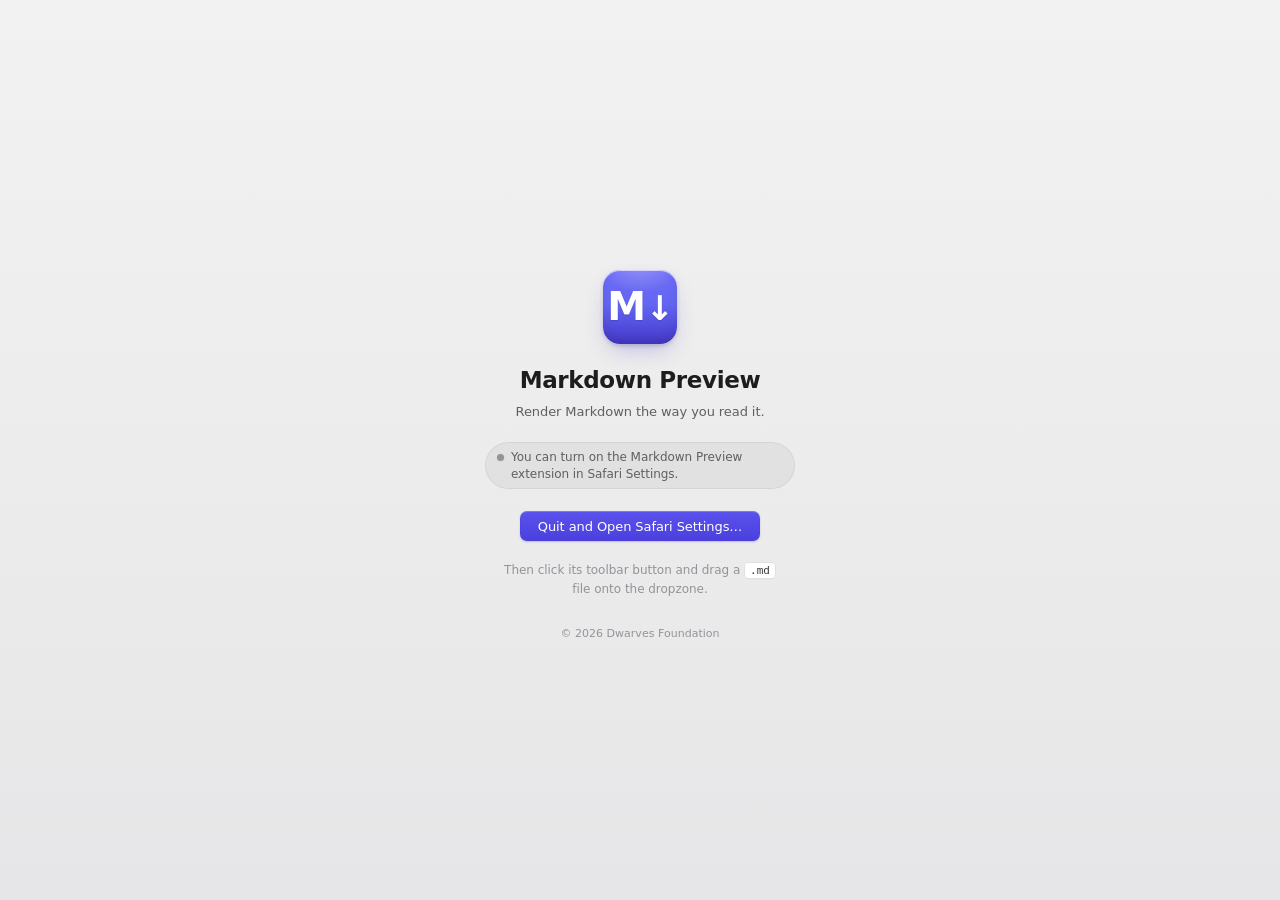
<file: integrations/safari/MdPreviewDrop/MdPreviewDrop/Resources/Base.lproj/Main.html>
<!DOCTYPE html>
<html lang="en">
<head>
<meta charset="utf-8">
<meta name="viewport" content="width=device-width, initial-scale=1">
<title>Markdown Preview</title>
<!-- Style.css / Script.js live in ../Resources (this page is in Base.lproj). -->
<link rel="stylesheet" href="../Style.css">
</head>
<body>
  <div class="card">
    <div class="logo" aria-hidden="true"><span class="glyph">M<span class="arrow">&#8595;</span></span></div>
    <h1>Markdown Preview</h1>
    <p class="tagline">Render Markdown the way you read it.</p>

    <div class="status" role="status" aria-live="polite">
      <span class="dot" aria-hidden="true"></span>
      <span class="state state-on">The Markdown Preview extension is on.</span>
      <span class="state state-off">The Markdown Preview extension is off. You can turn it on in Safari Settings.</span>
      <span class="state state-unknown">You can turn on the Markdown Preview extension in Safari Settings.</span>
    </div>

    <button class="open-preferences">Quit and Open Safari Settings&#8230;</button>

    <p class="hint">Then click its toolbar button and drag a <code>.md</code> file onto the dropzone.</p>
  </div>
  <footer>&#169; 2026 Dwarves Foundation</footer>
  <script src="../Script.js"></script>
</body>
</html>
</file>
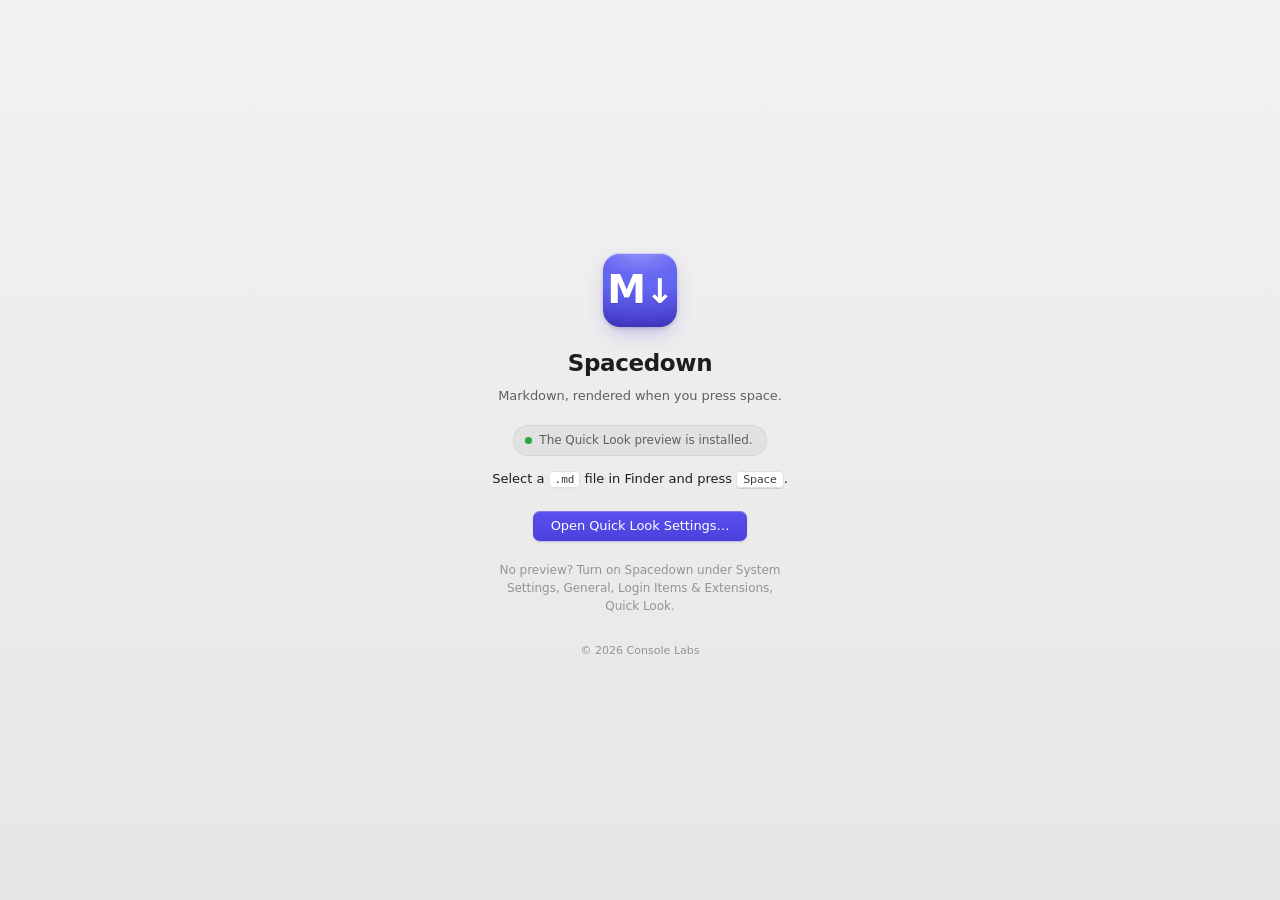
<file: integrations/safari/SpacedownDrop/SpacedownDrop/Resources/Base.lproj/Main.html>
<!DOCTYPE html>
<html lang="en">
<head>
<meta charset="utf-8">
<meta name="viewport" content="width=device-width, initial-scale=1">
<title>Spacedown</title>
<!-- Style.css / Script.js live in ../Resources (this page is in Base.lproj). -->
<link rel="stylesheet" href="../Style.css">
</head>
<body>
  <div class="card">
    <div class="logo" aria-hidden="true"><span class="glyph">M<span class="arrow">&#8595;</span></span></div>
    <h1>Spacedown</h1>
    <p class="tagline">Markdown, rendered when you press space.</p>

    <div class="status status-ql" role="status">
      <span class="dot" aria-hidden="true"></span>
      <span>The Quick Look preview is installed.</span>
    </div>

    <p class="steps">Select a <code>.md</code> file in Finder and press <kbd>Space</kbd>.</p>

    <button class="open-extensions">Open Quick Look Settings&#8230;</button>

    <p class="hint">No preview? Turn on Spacedown under System Settings, General, Login Items &amp; Extensions, Quick Look.</p>

    <section class="safari" hidden>
      <div class="status status-safari" role="status" aria-live="polite">
        <span class="dot" aria-hidden="true"></span>
        <span class="state state-on">The Safari extension is on.</span>
        <span class="state state-off">The Safari extension is off. Turn it on in Safari Settings.</span>
        <span class="state state-unknown">Turn on the Safari extension in Safari Settings.</span>
      </div>
      <button class="open-preferences">Quit and Open Safari Settings&#8230;</button>
      <p class="hint">Then click its toolbar button and drag a <code>.md</code> file onto the drop page.</p>
    </section>
  </div>
  <footer>&#169; 2026 Console Labs</footer>
  <script src="../Script.js"></script>
</body>
</html>
</file>
<file: site/styles.css>
:root {
  --bg: #fcfcfc;
  --surface: #ffffff;
  --ink: #1a1a1a;
  --soft: #4a4a4a;
  --rule: #e2e2e2;
  --accent: #2557c7;
  --accent-deep: #1a3f94;
  --hover: #f0f0f0;
  --sans: "IBM Plex Sans", system-ui, -apple-system, "Segoe UI", sans-serif;
  --mono: "IBM Plex Mono", ui-monospace, "SF Mono", Menlo, Consolas, monospace;
  color-scheme: light;
}

*, *::before, *::after { box-sizing: border-box; }

html { scroll-behavior: smooth; scroll-padding-top: 16px; }

body {
  margin: 0;
  background: var(--bg);
  color: var(--ink);
  font-family: var(--sans);
  font-size: 16px;
  line-height: 1.6;
  -webkit-font-smoothing: antialiased;
}

img { display: block; max-width: 100%; height: auto; }
h1, h2, h3, p, figure, ul { margin: 0; }
h1, h2, h3 { text-wrap: balance; }

a { color: var(--accent); }
a:hover { color: var(--accent-deep); }
a:focus-visible, button:focus-visible, summary:focus-visible {
  outline: 2px solid var(--accent);
  outline-offset: 3px;
  border-radius: 4px;
}

.wrap { max-width: 1160px; margin: 0 auto; padding: 0 24px; }

.eyebrow {
  font-family: var(--mono);
  font-size: 12px;
  letter-spacing: 0.06em;
  text-transform: uppercase;
  color: var(--soft);
}
.eyebrow-strong { font-weight: 600; }

.sec { padding-top: 96px; padding-bottom: 96px; }
.sec-white { background: var(--surface); border-top: 1px solid var(--rule); border-bottom: 1px solid var(--rule); }
.sec-head { display: flex; flex-direction: column; gap: 12px; max-width: 640px; }
.sec-head-wide { max-width: 760px; }
.stack { display: flex; flex-direction: column; }

.h1 { font-size: 58px; line-height: 1.04; letter-spacing: -0.02em; font-weight: 700; }
.h2 { font-size: 36px; line-height: 1.15; letter-spacing: -0.015em; font-weight: 700; }
.h3 { font-size: 30px; line-height: 1.2; letter-spacing: -0.01em; font-weight: 700; }
.h4 { font-size: 20px; line-height: 1.3; font-weight: 600; }
.lede { font-size: 26px; line-height: 1.4; max-width: 26em; text-wrap: pretty; }

/* buttons */
.btn {
  display: inline-flex;
  align-items: center;
  justify-content: center;
  gap: 10px;
  font-weight: 600;
  line-height: 1.2;
  border-radius: 8px;
  text-decoration: none;
}
.btn-primary { background: var(--accent); color: #fff; }
.btn-primary:hover { background: var(--accent-deep); color: #fff; }
.btn-ghost { background: var(--surface); color: var(--ink); border: 1px solid var(--ink); }
.btn-ghost:hover { background: var(--hover); color: var(--ink); }
.btn-lg { font-size: 16px; padding: 14px 22px; }
.btn-sm { font-size: 14px; padding: 9px 16px; }
.btn-block { display: flex; width: 100%; }

/* header */
.site-header { border-bottom: 1px solid var(--rule); }
.nav {
  display: flex;
  flex-wrap: wrap;
  align-items: center;
  justify-content: space-between;
  gap: 16px 32px;
  padding-top: 20px;
  padding-bottom: 20px;
}
.brand {
  display: inline-flex;
  align-items: center;
  gap: 10px;
  font-family: var(--mono);
  font-weight: 600;
  font-size: 19px;
  letter-spacing: -0.01em;
  color: var(--ink);
  text-decoration: none;
}
.brand:hover { color: var(--ink); }
.brand img { border-radius: 6px; }
.nav-links { display: flex; flex-wrap: wrap; align-items: center; gap: 8px 32px; font-size: 15px; }
.nav-links a { color: var(--ink); text-decoration: none; }
.nav-links a:hover { color: var(--accent); text-decoration: underline; text-underline-offset: 4px; }

/* hero */
.hero-sec { padding-top: 72px; padding-bottom: 80px; }
.hero { display: grid; grid-template-columns: minmax(0, 4.5fr) minmax(0, 6fr); gap: 32px; align-items: center; }
.hero-copy { display: flex; flex-direction: column; gap: 24px; align-items: flex-start; min-width: 0; }
.hero-sub { font-size: 19px; line-height: 1.6; color: var(--soft); max-width: 30em; }
.install { display: flex; align-items: stretch; width: 100%; border: 1px solid var(--rule); border-radius: 8px; background: var(--surface); }
.install code {
  flex: 1;
  min-width: 0;
  padding: 11px 14px;
  font-family: var(--mono);
  font-size: 13px;
  line-height: 1.5;
  user-select: all;
  overflow-wrap: anywhere;
}
.install button {
  flex-shrink: 0;
  border: 0;
  border-left: 1px solid var(--rule);
  background: var(--surface);
  color: var(--ink);
  font-family: var(--mono);
  font-size: 12px;
  letter-spacing: 0.06em;
  text-transform: uppercase;
  padding: 0 14px;
  border-radius: 0 7px 7px 0;
  cursor: pointer;
}
.install button:hover { background: var(--hover); }
.facts { font-size: 14px; color: var(--soft); text-wrap: balance; }
.facts span { white-space: nowrap; }
.hero-img { min-width: 0; }
.hero-img img { margin: 0 -36px; width: calc(100% + 72px); max-width: none; }

/* band */
.band { display: grid; grid-template-columns: minmax(0, 4fr) minmax(0, 8fr); gap: 48px; align-items: start; padding-top: 64px; padding-bottom: 64px; }
.band h2 { padding-top: 12px; }

/* features */
.features-inner { display: flex; flex-direction: column; gap: 56px; }
.feats { display: flex; flex-direction: column; gap: 88px; }
.feat { display: grid; grid-template-columns: minmax(0, 3fr) minmax(0, 2fr); gap: 64px; align-items: center; }
.feat-r { grid-template-columns: minmax(0, 2fr) minmax(0, 3fr); }
.feat-r .feat-img { order: 2; }
.feat-img { min-width: 0; }
.feat-txt { display: flex; flex-direction: column; gap: 16px; align-items: flex-start; min-width: 0; }
.feat-txt p { font-size: 17px; line-height: 1.6; color: var(--soft); max-width: 28em; }
.chips { display: flex; flex-wrap: wrap; gap: 8px; list-style: none; padding: 0; }
.chips li {
  font-family: var(--mono);
  font-size: 12px;
  border: 1px solid var(--rule);
  background: var(--surface);
  border-radius: 6px;
  padding: 4px 9px;
  line-height: 1.3;
}

.shot { width: 100%; border: 1px solid var(--rule); border-radius: 10px; box-shadow: 0 14px 36px rgba(26, 26, 26, 0.10); }
.shot-s { box-shadow: 0 8px 22px rgba(26, 26, 26, 0.09); }
.shot-t { aspect-ratio: 1100 / 740; object-fit: cover; object-position: left top; }
.themes { display: flex; gap: 12px; width: 100%; max-width: 28em; list-style: none; padding: 0; margin: 0; }
.themes figure { display: flex; flex-direction: column; gap: 8px; min-width: 0; flex: 1; }

.cards { display: grid; grid-template-columns: repeat(3, minmax(0, 1fr)); gap: 28px; }
.card { display: flex; flex-direction: column; gap: 16px; min-width: 0; }
.card-img { aspect-ratio: 1100 / 690; object-fit: cover; }
.card-txt { display: flex; flex-direction: column; gap: 8px; align-items: flex-start; }
.card-txt p { font-size: 15px; line-height: 1.6; color: var(--soft); }
.card-title { display: flex; flex-wrap: wrap; align-items: center; gap: 8px 12px; }
.tag {
  font-family: var(--mono);
  font-size: 11px;
  font-weight: 600;
  letter-spacing: 0.06em;
  text-transform: uppercase;
  color: var(--ink);
  border: 1px solid var(--ink);
  border-radius: 6px;
  padding: 3px 8px;
  line-height: 1.3;
}
.tag-lg { font-size: 12px; padding: 4px 9px; }

.strip { display: flex; flex-direction: column; gap: 32px; border-top: 1px solid var(--rule); padding-top: 56px; }
.grid4 { display: grid; grid-template-columns: repeat(4, minmax(0, 1fr)); gap: 32px; }
.grid4 figure { display: flex; flex-direction: column; gap: 12px; min-width: 0; }
.grid4 figcaption { font-size: 14px; line-height: 1.5; color: var(--soft); }
.tw { aspect-ratio: 4 / 3; overflow: hidden; border: 1px solid var(--rule); border-radius: 8px; background: var(--bg); box-shadow: 0 6px 16px rgba(26, 26, 26, 0.08); }
.tw img { width: 160%; max-width: none; margin-left: -44%; }

/* appearance */
.appearance-inner { display: flex; flex-direction: column; gap: 40px; }
.grid2 { display: grid; grid-template-columns: repeat(2, minmax(0, 1fr)); gap: 24px; }
.grid2 figure { display: flex; flex-direction: column; gap: 14px; min-width: 0; }
.grid2 figcaption { font-size: 14px; line-height: 1.5; color: var(--soft); }
.grid2 figcaption .eyebrow { color: var(--ink); margin-right: 8px; }

/* pro */
.pro-inner { display: flex; flex-direction: column; gap: 48px; }
.pro-item { border-top: 2px solid var(--ink); padding-top: 20px; display: flex; flex-direction: column; gap: 10px; }
.pro-item p { font-size: 15px; line-height: 1.6; color: var(--soft); }

/* pricing */
.pricing-sec { padding-top: 0; }
.pricing-inner { display: flex; flex-direction: column; gap: 40px; }
.pricing-grid { align-items: stretch; }
.price { background: var(--surface); border: 1px solid var(--rule); border-radius: 10px; padding: 32px; display: flex; flex-direction: column; gap: 24px; }
.price-pro { border: 2px solid var(--accent); padding: 31px; }
.price-head { display: flex; flex-direction: column; gap: 8px; }
.price-head p { font-size: 16px; color: var(--soft); }
.price-amount { display: flex; align-items: baseline; gap: 10px; flex-wrap: wrap; }
.price-amount strong { font-size: 48px; line-height: 1; font-weight: 700; letter-spacing: -0.02em; }
.price-amount span { font-size: 16px; color: var(--soft); }
.ticks { list-style: none; margin: 0; padding: 0; display: flex; flex-direction: column; gap: 12px; font-size: 15px; line-height: 1.5; flex: 1; }
.ticks li { display: flex; gap: 10px; align-items: flex-start; }
.ticks svg { flex-shrink: 0; margin-top: 2px; }

/* agents */
.agents { display: grid; grid-template-columns: minmax(0, 1fr) minmax(0, 1fr); gap: 48px; align-items: center; }
.agents-copy { display: flex; flex-direction: column; gap: 20px; align-items: flex-start; min-width: 0; }
.agents-copy p { font-size: 18px; line-height: 1.6; color: var(--soft); max-width: 30em; }
.code { min-width: 0; border: 1px solid var(--rule); border-radius: 10px; background: var(--bg); overflow: hidden; }
.code .eyebrow { padding: 12px 20px; border-bottom: 1px solid var(--rule); background: var(--surface); }
.code pre { margin: 0; padding: 20px; overflow-x: auto; font-family: var(--mono); font-size: 14px; line-height: 1.7; }

/* faq */
.faq { display: grid; grid-template-columns: minmax(0, 4fr) minmax(0, 8fr); gap: 48px; align-items: start; }
.faq-head { display: flex; flex-direction: column; gap: 12px; }
.faq-list { border-bottom: 1px solid var(--rule); min-width: 0; }
.faq-list details { border-top: 1px solid var(--rule); }
.faq-list summary {
  list-style: none;
  cursor: pointer;
  display: flex;
  justify-content: space-between;
  align-items: center;
  gap: 16px;
  padding: 22px 0;
  font-size: 18px;
  line-height: 1.4;
  font-weight: 600;
}
.faq-list summary::-webkit-details-marker { display: none; }
.faq-list summary::after { content: "+"; font-family: var(--mono); font-size: 22px; line-height: 1; color: var(--soft); transition: transform 0.15s; }
.faq-list details[open] > summary::after { transform: rotate(45deg); color: var(--accent); }
.faq-list details p { padding: 0 40px 24px 0; font-size: 16px; line-height: 1.65; color: var(--soft); max-width: 38em; }

/* footer */
.site-footer { border-top: 1px solid var(--rule); }
.foot {
  display: flex;
  flex-wrap: wrap;
  align-items: center;
  justify-content: space-between;
  gap: 16px 32px;
  padding-top: 32px;
  padding-bottom: 40px;
  font-size: 14px;
  color: var(--soft);
}
.foot-brand { font-family: var(--mono); font-weight: 600; color: var(--ink); margin-right: 12px; }
.foot nav { display: flex; flex-wrap: wrap; gap: 8px 28px; }

/* privacy page */
.doc { max-width: 720px; padding-top: 72px; padding-bottom: 96px; }
.doc h1 { font-size: 40px; line-height: 1.1; letter-spacing: -0.02em; margin-bottom: 24px; }
.doc p { margin-bottom: 16px; color: var(--soft); font-size: 17px; }
.doc ul { padding-left: 22px; margin-bottom: 16px; color: var(--soft); font-size: 17px; display: flex; flex-direction: column; gap: 10px; }

@media (max-width: 960px) {
  .sec { padding-top: 72px; padding-bottom: 72px; }
  .feats { gap: 64px; }
  .feat, .feat-r { grid-template-columns: minmax(0, 1fr); gap: 24px; }
  .feat-r .feat-img { order: 0; }
  .hero-sec { padding-top: 56px; padding-bottom: 56px; }
  .hero { grid-template-columns: minmax(0, 1fr); gap: 32px; }
  .hero-img img { margin: 0 -20px; width: calc(100% + 40px); }
  .cards { grid-template-columns: repeat(2, minmax(0, 1fr)); }
  .grid4 { grid-template-columns: repeat(2, minmax(0, 1fr)); gap: 36px 28px; }
  .band, .faq, .agents { grid-template-columns: minmax(0, 1fr); gap: 24px; }
}

@media (max-width: 720px) {
  .sec { padding-top: 56px; padding-bottom: 56px; }
  .feats { gap: 48px; }
  .h1 { font-size: 38px; }
  .h2 { font-size: 28px; }
  .h3 { font-size: 24px; }
  .lede { font-size: 20px; }
  .hero-sec { padding-top: 40px; padding-bottom: 40px; }
  .hero { gap: 28px; }
  .btn-lg { display: flex; width: 100%; }
  .nav { gap: 12px 16px; }
  .nav-links { order: 3; width: 100%; gap: 6px 24px; }
  .band { padding-top: 44px; padding-bottom: 44px; }
  .cards { grid-template-columns: minmax(0, 1fr); gap: 36px; }
  .strip { padding-top: 40px; gap: 24px; }
  .grid4 { grid-template-columns: repeat(2, minmax(0, 1fr)); gap: 24px 14px; }
  .pro-inner .grid4 { grid-template-columns: minmax(0, 1fr); gap: 28px; }
  .grid2 { grid-template-columns: minmax(0, 1fr); gap: 16px; }
  .price { padding: 24px; }
  .price-pro { padding: 23px; }
}

@media (prefers-reduced-motion: reduce) {
  html { scroll-behavior: auto; }
  .faq-list summary::after { transition: none; }
}
</file>
<file: integrations/safari/MdPreviewDrop/MdPreviewDrop/Resources/Style.css>
/* Markdown Preview, Safari extension container onboarding window.
   Native macOS (Tahoe-era) look: content sits on the window background, no
   floating web card, system-semantic colors that adapt to light/dark,
   a single brand-indigo accent (icon, glyph, and button agree). Fits 460x460, no scroll.

   v2 polish pass: app-icon-grade tile depth, Apple title metrics + tracking,
   flatter inline status capsule, refined native push-button, tighter vertical
   rhythm, and a whisper-faint window value shift. Brand palette frozen. */

* {
    -webkit-user-select: none;
    -webkit-user-drag: none;
    cursor: default;
}

:root {
    color-scheme: light dark;

    /* Light scheme = macOS system-semantic equivalents.
       Window bg is the standard light window gray; labels follow the
       primary/secondary/tertiary label hierarchy. */
    --bg: #ececec;            /* windowBackgroundColor (light) */
    --bg-top: #f2f2f2;        /* whisper-faint top value (lighter) */
    --bg-bottom: #e6e6e8;     /* whisper-faint bottom value (slightly cooler) */
    --label: #1d1d1f;         /* labelColor */
    --label-secondary: #5f5f64; /* secondaryLabelColor */
    --label-tertiary: #93939a;  /* tertiaryLabelColor */
    --separator: rgba(0, 0, 0, 0.08);
    --accent: #4f46e5;        /* brand indigo (matches the glyph tile), light */
    --accent-top: #5b52ee;    /* button gradient top (lifted) */
    --accent-bottom: #4a40dd; /* button gradient bottom */
    --accent-press: #4338ca;
    --status-green: #28a745;  /* systemGreen-ish, quiet */
    --status-amber: #c7821a;  /* systemOrange, quiet */

    /* App-icon tile (M↓ glyph): indigo BRAND gradient, matches the Dock icon
       (make-appicon.swift) and the button (--accent). Cohesive indigo throughout;
       no system blue anywhere in the window. */
    --tile-top: #6d6bf5;      /* gradient lifted a touch at the very top for sheen */
    --tile-mid: #6366f1;
    --tile-bottom: #463acf;
    --tile-glyph: #ffffff;
    --tile-hairline: rgba(255, 255, 255, 0.65);
    --tile-ambient: rgba(70, 58, 207, 0.30);  /* indigo-tinted ambient shadow */
    --tile-contact: rgba(0, 0, 0, 0.22);

    /* Status capsule (flat, quiet inline pill). */
    --capsule-bg: rgba(0, 0, 0, 0.045);
    --capsule-border: rgba(0, 0, 0, 0.06);

    /* Keycap / code chip. */
    --chip-bg: #ffffff;
    --chip-border: rgba(0, 0, 0, 0.12);
    --chip-ink: #3a3a3c;
    --chip-shadow: rgba(0, 0, 0, 0.06);

    /* Push button. */
    --btn-text: #ffffff;
    --focus-ring: rgba(79, 70, 229, 0.40);
}

@media (prefers-color-scheme: dark) {
    :root {
        --bg: #2a2a2c;            /* windowBackgroundColor (dark) */
        --bg-top: #313134;
        --bg-bottom: #232325;
        --label: #f5f5f7;
        --label-secondary: #a6a6ad;
        --label-tertiary: #6e6e76;
        --separator: rgba(255, 255, 255, 0.10);
        --accent: #6366f1;        /* brand indigo, brighter for dark */
        --accent-top: #6f72f4;
        --accent-bottom: #585bee;
        --accent-press: #7a7df4;
        --status-green: #30d158;
        --status-amber: #ffb340;

        --tile-top: #7779f6;
        --tile-mid: #6366f1;
        --tile-bottom: #463acf;
        --tile-glyph: #ffffff;
        --tile-hairline: rgba(255, 255, 255, 0.42);
        --tile-ambient: rgba(0, 0, 0, 0.55);
        --tile-contact: rgba(0, 0, 0, 0.45);

        --capsule-bg: rgba(255, 255, 255, 0.055);
        --capsule-border: rgba(255, 255, 255, 0.08);

        --chip-bg: rgba(255, 255, 255, 0.10);
        --chip-border: rgba(255, 255, 255, 0.16);
        --chip-ink: #e3e3e6;
        --chip-shadow: rgba(0, 0, 0, 0.40);

        --btn-text: #ffffff;
        --focus-ring: rgba(99, 102, 241, 0.55);
    }
}

html, body { height: 100%; margin: 0; }

body {
    display: flex;
    flex-direction: column;
    align-items: center;
    justify-content: center;
    box-sizing: border-box;
    padding: 36px 40px 24px;
    /* Whisper-faint top-to-bottom value shift; reads more native than a flat fill,
       without faking vibrancy (WKWebView has none). */
    background: linear-gradient(180deg, var(--bg-top) 0%, var(--bg) 52%, var(--bg-bottom) 100%);
    color: var(--label);
    /* Apple system type stack. */
    font-family: system-ui, -apple-system, "SF Pro Text", "SF Pro Display", sans-serif;
    font-size: 13px;
    line-height: 1.45;
    text-align: center;
    -webkit-font-smoothing: antialiased;
    text-rendering: optimizeLegibility;
}

/* Content sits directly on the window background, no nested card. */
.card {
    width: 100%;
    max-width: 320px;
    display: flex;
    flex-direction: column;
    align-items: center;
}

/* ---- App-icon tile (hero) ---------------------------------------------- */

.logo {
    position: relative;
    width: 74px;
    height: 74px;
    margin-bottom: 20px;
    /* macOS app-icon corner continuity (~22.5% of side). */
    border-radius: 17px;
    background:
        /* top-down sheen sitting over the brand gradient for icon-like curvature */
        radial-gradient(120% 90% at 50% -10%, rgba(255, 255, 255, 0.28) 0%, rgba(255, 255, 255, 0) 46%),
        linear-gradient(180deg, var(--tile-top) 0%, var(--tile-mid) 46%, var(--tile-bottom) 100%);
    display: flex;
    align-items: center;
    justify-content: center;
    color: var(--tile-glyph);
    font-family: "SF Pro Display", system-ui, -apple-system, sans-serif;
    font-weight: 600;
    font-size: 39px;
    letter-spacing: -1.5px;
    /* Layered like a real app icon: wide soft ambient + tight contact shadow,
       a 1px inner top-highlight hairline, and a faint inner bottom shade. */
    box-shadow:
        0 10px 22px -6px var(--tile-ambient),
        0 2px 5px -1px var(--tile-contact),
        inset 0 1px 0 var(--tile-hairline),
        inset 0 -10px 18px -10px rgba(0, 0, 0, 0.22);
}
.logo .glyph {
    /* tiny optical lift so the wordmark sits dead-center on the cap */
    display: inline-flex;
    align-items: baseline;
    transform: translateY(-0.5px);
    text-shadow: 0 1px 1px rgba(0, 0, 0, 0.14);
}
.logo .arrow {
    font-weight: 700;
    margin-left: 1px;
    font-size: 34px;
}

/* ---- Type ---------------------------------------------------------------- */

h1 {
    margin: 0;
    /* Large title, stable color regardless of extension state.
       Apple large-title metric: slightly tight tracking at this size. */
    font-family: "SF Pro Display", system-ui, -apple-system, sans-serif;
    font-size: 23px;
    font-weight: 600;
    letter-spacing: -0.36px;
    color: var(--label);
}

.tagline {
    margin: 6px 0 0;
    font-size: 13px;
    letter-spacing: -0.08px;
    color: var(--label-secondary);
}

/* ---- Status row (flat inline capsule: dot + secondary text) ------------- */

.status {
    margin: 20px 0 0;
    display: inline-flex;
    align-items: flex-start;
    gap: 7px;
    /* Hug the content (Apple inline capsules are snug), wrap only near the edge. */
    width: fit-content;
    max-width: 284px;
    padding: 6px 13px 6px 11px;
    border-radius: 999px;
    background: var(--capsule-bg);
    border: 0.5px solid var(--capsule-border);
    font-size: 12px;
    letter-spacing: -0.05px;
    color: var(--label-secondary);
    line-height: 1.38;
    text-align: left;
}

.status .dot {
    flex: 0 0 auto;
    width: 7px;
    height: 7px;
    margin-top: 4.5px; /* align to the cap height of the first text line */
    border-radius: 50%;
    background: var(--label-tertiary);
    box-shadow: 0 0 0 0.5px rgba(0, 0, 0, 0.06);
}

/* State drives only the dot color + which status line is shown.
   The heading never changes color. */
body.state-on    .status .dot { background: var(--status-green); }
body.state-off   .status .dot { background: var(--status-amber); }
body.state-unknown .status .dot,
body:not(.state-on):not(.state-off) .status .dot { background: var(--label-tertiary); }

.state { margin: 0; }

/* ---- Primary push button (native accent) -------------------------------- */

button.open-preferences {
    margin-top: 22px;
    font-family: inherit;
    font-size: 13px;
    font-weight: 500;
    letter-spacing: -0.08px;
    color: var(--btn-text);
    /* Subtle top-down gradient + crisp 1px inner highlight = native push-button. */
    background: linear-gradient(180deg, var(--accent-top) 0%, var(--accent-bottom) 100%);
    border: none;
    border-radius: 7px;
    padding: 0 18px;
    height: 30px;
    min-width: 0;
    box-shadow:
        inset 0 1px 0 rgba(255, 255, 255, 0.22),
        inset 0 0 0 0.5px rgba(0, 0, 0, 0.06),
        0 1px 2px rgba(70, 58, 207, 0.28);
    transition: filter 0.10s ease, box-shadow 0.10s ease;
}
button.open-preferences:hover { filter: brightness(1.06); }
button.open-preferences:active {
    filter: brightness(0.93);
    box-shadow:
        inset 0 1px 2px rgba(0, 0, 0, 0.22),
        0 0 0 0.5px rgba(0, 0, 0, 0.06);
}
button.open-preferences:focus-visible {
    outline: none;
    box-shadow:
        inset 0 1px 0 rgba(255, 255, 255, 0.22),
        0 0 0 3.5px var(--focus-ring);
}

/* ---- Hint + code chip --------------------------------------------------- */

.hint {
    margin: 20px 0 0;
    max-width: 282px;
    font-size: 12px;
    line-height: 1.5;
    letter-spacing: -0.03px;
    color: var(--label-tertiary);
}

code {
    font-family: ui-monospace, "SF Mono", Menlo, monospace;
    font-size: 11px;
    color: var(--chip-ink);
    background: var(--chip-bg);
    border: 0.5px solid var(--chip-border);
    border-radius: 4px;
    padding: 1px 5px;
    box-shadow: 0 0.5px 0 var(--chip-shadow);
}

footer {
    margin-top: 28px;
    color: var(--label-tertiary);
    font-size: 11px;
    letter-spacing: 0.02px;
}

/* ---- State visibility (mechanism preserved from original) --------------- */

body:not(.state-on):not(.state-off) :is(.state-on, .state-off) { display: none; }
body.state-on  :is(.state-off, .state-unknown) { display: none; }
body.state-off :is(.state-on, .state-unknown) { display: none; }
</file>
<file: integrations/safari/SpacedownDrop/SpacedownDrop/Resources/Style.css>
/* Spacedown app window: Quick Look first, the Safari section only in a
   --with-safari build. Native macOS (Tahoe-era) look: content sits on the window
   background, no floating web card, system-semantic colors that adapt to light/dark,
   a single brand-indigo accent (icon, glyph, and button agree). Fits 460x500
   (460x640 with Safari), no scroll.

   v2 polish pass: app-icon-grade tile depth, Apple title metrics + tracking,
   flatter inline status capsule, refined native push-button, tighter vertical
   rhythm, and a whisper-faint window value shift. Brand palette frozen. */

* {
    -webkit-user-select: none;
    -webkit-user-drag: none;
    cursor: default;
}

:root {
    color-scheme: light dark;

    /* Light scheme = macOS system-semantic equivalents.
       Window bg is the standard light window gray; labels follow the
       primary/secondary/tertiary label hierarchy. */
    --bg: #ececec;            /* windowBackgroundColor (light) */
    --bg-top: #f2f2f2;        /* whisper-faint top value (lighter) */
    --bg-bottom: #e6e6e8;     /* whisper-faint bottom value (slightly cooler) */
    --label: #1d1d1f;         /* labelColor */
    --label-secondary: #5f5f64; /* secondaryLabelColor */
    --label-tertiary: #93939a;  /* tertiaryLabelColor */
    --separator: rgba(0, 0, 0, 0.08);
    --accent: #4f46e5;        /* brand indigo (matches the glyph tile), light */
    --accent-top: #5b52ee;    /* button gradient top (lifted) */
    --accent-bottom: #4a40dd; /* button gradient bottom */
    --accent-press: #4338ca;
    --status-green: #28a745;  /* systemGreen-ish, quiet */
    --status-amber: #c7821a;  /* systemOrange, quiet */

    /* App-icon tile (M↓ glyph): indigo BRAND gradient, matches the Dock icon
       (make-appicon.swift) and the button (--accent). Cohesive indigo throughout;
       no system blue anywhere in the window. */
    --tile-top: #6d6bf5;      /* gradient lifted a touch at the very top for sheen */
    --tile-mid: #6366f1;
    --tile-bottom: #463acf;
    --tile-glyph: #ffffff;
    --tile-hairline: rgba(255, 255, 255, 0.65);
    --tile-ambient: rgba(70, 58, 207, 0.30);  /* indigo-tinted ambient shadow */
    --tile-contact: rgba(0, 0, 0, 0.22);

    /* Status capsule (flat, quiet inline pill). */
    --capsule-bg: rgba(0, 0, 0, 0.045);
    --capsule-border: rgba(0, 0, 0, 0.06);

    /* Keycap / code chip. */
    --chip-bg: #ffffff;
    --chip-border: rgba(0, 0, 0, 0.12);
    --chip-ink: #3a3a3c;
    --chip-shadow: rgba(0, 0, 0, 0.06);

    /* Push button. */
    --btn-text: #ffffff;
    --focus-ring: rgba(79, 70, 229, 0.40);
}

@media (prefers-color-scheme: dark) {
    :root {
        --bg: #2a2a2c;            /* windowBackgroundColor (dark) */
        --bg-top: #313134;
        --bg-bottom: #232325;
        --label: #f5f5f7;
        --label-secondary: #a6a6ad;
        --label-tertiary: #6e6e76;
        --separator: rgba(255, 255, 255, 0.10);
        --accent: #6366f1;        /* brand indigo, brighter for dark */
        --accent-top: #6f72f4;
        --accent-bottom: #585bee;
        --accent-press: #7a7df4;
        --status-green: #30d158;
        --status-amber: #ffb340;

        --tile-top: #7779f6;
        --tile-mid: #6366f1;
        --tile-bottom: #463acf;
        --tile-glyph: #ffffff;
        --tile-hairline: rgba(255, 255, 255, 0.42);
        --tile-ambient: rgba(0, 0, 0, 0.55);
        --tile-contact: rgba(0, 0, 0, 0.45);

        --capsule-bg: rgba(255, 255, 255, 0.055);
        --capsule-border: rgba(255, 255, 255, 0.08);

        --chip-bg: rgba(255, 255, 255, 0.10);
        --chip-border: rgba(255, 255, 255, 0.16);
        --chip-ink: #e3e3e6;
        --chip-shadow: rgba(0, 0, 0, 0.40);

        --btn-text: #ffffff;
        --focus-ring: rgba(99, 102, 241, 0.55);
    }
}

html, body { height: 100%; margin: 0; }

body {
    display: flex;
    flex-direction: column;
    align-items: center;
    justify-content: center;
    box-sizing: border-box;
    padding: 36px 40px 24px;
    /* Whisper-faint top-to-bottom value shift; reads more native than a flat fill,
       without faking vibrancy (WKWebView has none). */
    background: linear-gradient(180deg, var(--bg-top) 0%, var(--bg) 52%, var(--bg-bottom) 100%);
    color: var(--label);
    /* Apple system type stack. */
    font-family: system-ui, -apple-system, "SF Pro Text", "SF Pro Display", sans-serif;
    font-size: 13px;
    line-height: 1.45;
    text-align: center;
    -webkit-font-smoothing: antialiased;
    text-rendering: optimizeLegibility;
}

/* Content sits directly on the window background, no nested card. */
.card {
    width: 100%;
    max-width: 320px;
    display: flex;
    flex-direction: column;
    align-items: center;
}

/* ---- App-icon tile (hero) ---------------------------------------------- */

.logo {
    position: relative;
    width: 74px;
    height: 74px;
    margin-bottom: 20px;
    /* macOS app-icon corner continuity (~22.5% of side). */
    border-radius: 17px;
    background:
        /* top-down sheen sitting over the brand gradient for icon-like curvature */
        radial-gradient(120% 90% at 50% -10%, rgba(255, 255, 255, 0.28) 0%, rgba(255, 255, 255, 0) 46%),
        linear-gradient(180deg, var(--tile-top) 0%, var(--tile-mid) 46%, var(--tile-bottom) 100%);
    display: flex;
    align-items: center;
    justify-content: center;
    color: var(--tile-glyph);
    font-family: "SF Pro Display", system-ui, -apple-system, sans-serif;
    font-weight: 600;
    font-size: 39px;
    letter-spacing: -1.5px;
    /* Layered like a real app icon: wide soft ambient + tight contact shadow,
       a 1px inner top-highlight hairline, and a faint inner bottom shade. */
    box-shadow:
        0 10px 22px -6px var(--tile-ambient),
        0 2px 5px -1px var(--tile-contact),
        inset 0 1px 0 var(--tile-hairline),
        inset 0 -10px 18px -10px rgba(0, 0, 0, 0.22);
}
.logo .glyph {
    /* tiny optical lift so the wordmark sits dead-center on the cap */
    display: inline-flex;
    align-items: baseline;
    transform: translateY(-0.5px);
    text-shadow: 0 1px 1px rgba(0, 0, 0, 0.14);
}
.logo .arrow {
    font-weight: 700;
    margin-left: 1px;
    font-size: 34px;
}

/* ---- Type ---------------------------------------------------------------- */

h1 {
    margin: 0;
    /* Large title, stable color regardless of extension state.
       Apple large-title metric: slightly tight tracking at this size. */
    font-family: "SF Pro Display", system-ui, -apple-system, sans-serif;
    font-size: 23px;
    font-weight: 600;
    letter-spacing: -0.36px;
    color: var(--label);
}

.tagline {
    margin: 6px 0 0;
    font-size: 13px;
    letter-spacing: -0.08px;
    color: var(--label-secondary);
}

/* ---- Status row (flat inline capsule: dot + secondary text) ------------- */

.status {
    margin: 20px 0 0;
    display: inline-flex;
    align-items: flex-start;
    gap: 7px;
    /* Hug the content (Apple inline capsules are snug), wrap only near the edge. */
    width: fit-content;
    max-width: 284px;
    padding: 6px 13px 6px 11px;
    border-radius: 999px;
    background: var(--capsule-bg);
    border: 0.5px solid var(--capsule-border);
    font-size: 12px;
    letter-spacing: -0.05px;
    color: var(--label-secondary);
    line-height: 1.38;
    text-align: left;
}

.status .dot {
    flex: 0 0 auto;
    width: 7px;
    height: 7px;
    margin-top: 4.5px; /* align to the cap height of the first text line */
    border-radius: 50%;
    background: var(--label-tertiary);
    box-shadow: 0 0 0 0.5px rgba(0, 0, 0, 0.06);
}

/* Quick Look ships inside the app, so its dot is always green. Safari extension
   state drives only the Safari dot color + which Safari status line is shown. */
.status-ql .dot { background: var(--status-green); }
body.state-on    .status-safari .dot { background: var(--status-green); }
body.state-off   .status-safari .dot { background: var(--status-amber); }
body.state-unknown .status-safari .dot,
body:not(.state-on):not(.state-off) .status-safari .dot { background: var(--label-tertiary); }

[hidden] { display: none !important; }

.steps {
    margin: 14px 0 0;
    font-size: 13px;
    color: var(--label);
}

kbd {
    font-family: inherit;
    font-size: 11px;
    font-weight: 500;
    color: var(--chip-ink);
    background: var(--chip-bg);
    border: 0.5px solid var(--chip-border);
    border-radius: 4px;
    padding: 1px 6px;
    box-shadow: 0 1px 0 var(--chip-border);
}

/* The Safari section sits under a hairline, as an optional second feature. */
section.safari {
    margin-top: 22px;
    padding-top: 18px;
    border-top: 0.5px solid var(--separator);
    display: flex;
    flex-direction: column;
    align-items: center;
    width: 100%;
}
section.safari .status { margin-top: 0; }

.state { margin: 0; }

/* ---- Primary push button (native accent) -------------------------------- */

button.open-preferences, button.open-extensions {
    margin-top: 22px;
    font-family: inherit;
    font-size: 13px;
    font-weight: 500;
    letter-spacing: -0.08px;
    color: var(--btn-text);
    /* Subtle top-down gradient + crisp 1px inner highlight = native push-button. */
    background: linear-gradient(180deg, var(--accent-top) 0%, var(--accent-bottom) 100%);
    border: none;
    border-radius: 7px;
    padding: 0 18px;
    height: 30px;
    min-width: 0;
    box-shadow:
        inset 0 1px 0 rgba(255, 255, 255, 0.22),
        inset 0 0 0 0.5px rgba(0, 0, 0, 0.06),
        0 1px 2px rgba(70, 58, 207, 0.28);
    transition: filter 0.10s ease, box-shadow 0.10s ease;
}
button.open-preferences:hover, button.open-extensions:hover { filter: brightness(1.06); }
button.open-preferences:active, button.open-extensions:active {
    filter: brightness(0.93);
    box-shadow:
        inset 0 1px 2px rgba(0, 0, 0, 0.22),
        0 0 0 0.5px rgba(0, 0, 0, 0.06);
}
button.open-preferences:focus-visible, button.open-extensions:focus-visible {
    outline: none;
    box-shadow:
        inset 0 1px 0 rgba(255, 255, 255, 0.22),
        0 0 0 3.5px var(--focus-ring);
}

/* ---- Hint + code chip --------------------------------------------------- */

.hint {
    margin: 20px 0 0;
    max-width: 282px;
    font-size: 12px;
    line-height: 1.5;
    letter-spacing: -0.03px;
    color: var(--label-tertiary);
}

code {
    font-family: ui-monospace, "SF Mono", Menlo, monospace;
    font-size: 11px;
    color: var(--chip-ink);
    background: var(--chip-bg);
    border: 0.5px solid var(--chip-border);
    border-radius: 4px;
    padding: 1px 5px;
    box-shadow: 0 0.5px 0 var(--chip-shadow);
}

footer {
    margin-top: 28px;
    color: var(--label-tertiary);
    font-size: 11px;
    letter-spacing: 0.02px;
}

/* ---- State visibility (mechanism preserved from original) --------------- */

body:not(.state-on):not(.state-off) :is(.state-on, .state-off) { display: none; }
body.state-on  :is(.state-off, .state-unknown) { display: none; }
body.state-off :is(.state-on, .state-unknown) { display: none; }
</file>
